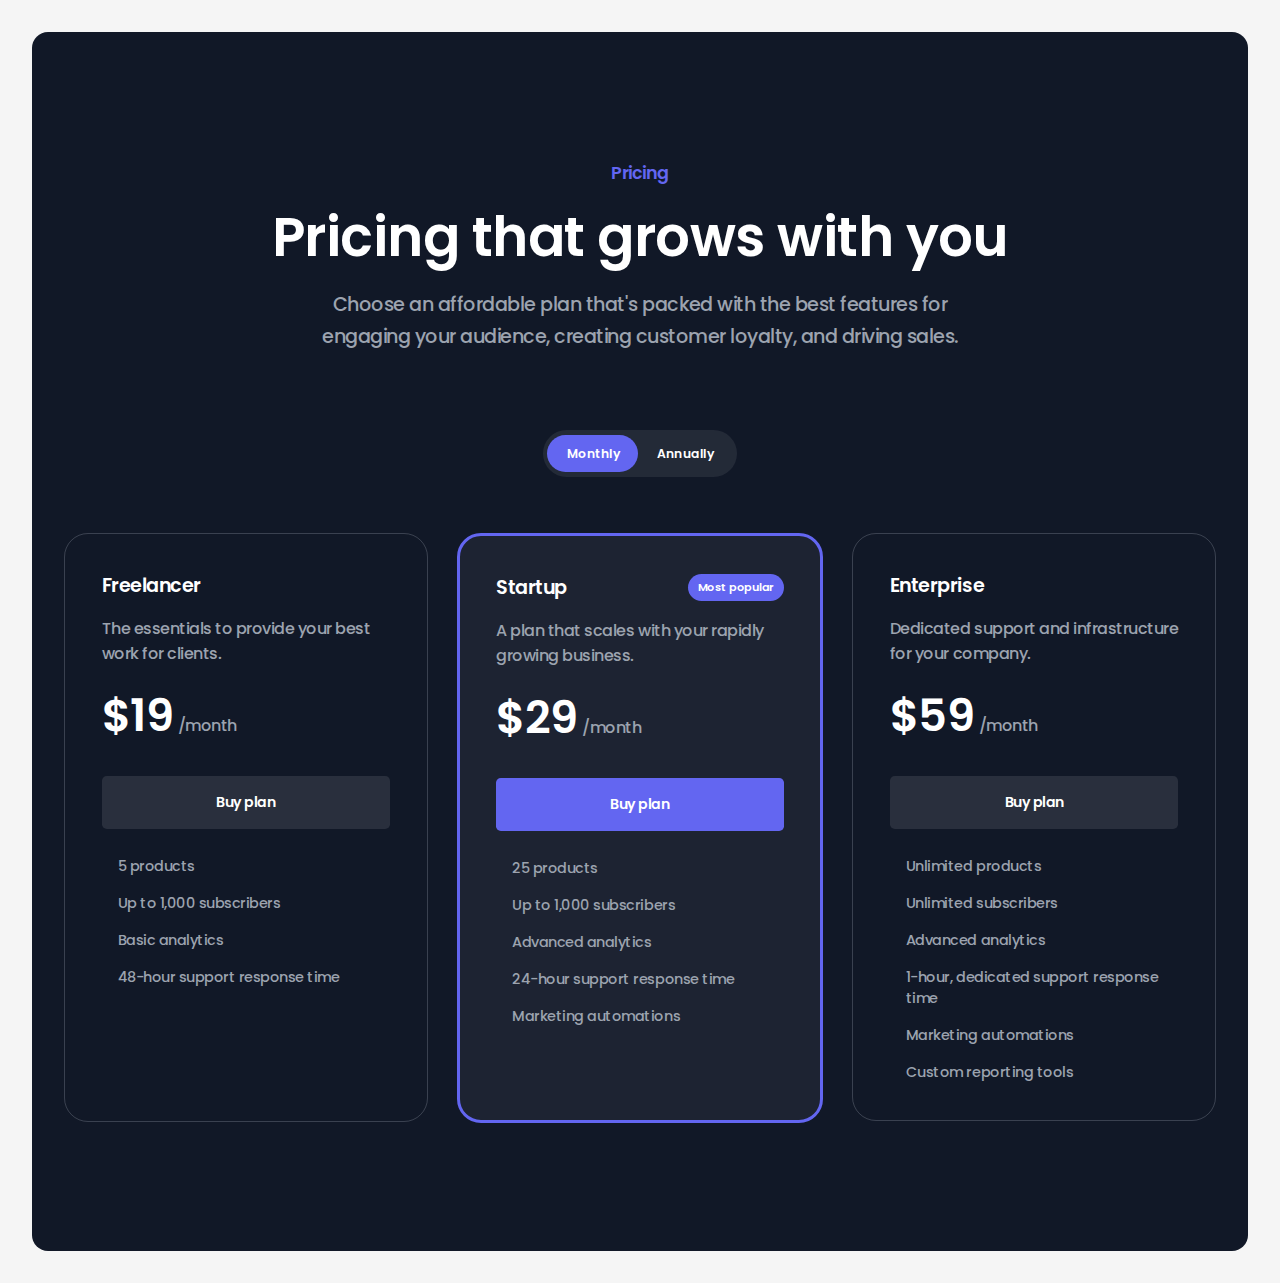
<file: index.html>
<!DOCTYPE html>
<html lang="en">
<head>
    <meta charset="UTF-8">
    <meta name="viewport" content="width=device-width, initial-scale=1.0">
    <title>Tailwind Pricing</title>
    <link rel="stylesheet" href="./index.css">
    <link rel="stylesheet" href="https://cdnjs.cloudflare.com/ajax/libs/font-awesome/6.6.0/css/all.min.css" integrity="sha512-Kc323vGBEqzTmouAECnVceyQqyqdsSiqLQISBL29aUW4U/M7pSPA/gEUZQqv1cwx4OnYxTxve5UMg5GT6L4JJg==" crossorigin="anonymous" referrerpolicy="no-referrer" />
</head>
<body>
    
    <div class="overall-container">
        <div class="pricing-section-container">
            <div class="pricing-container">
                <div class="price-one">
                    <h1>Pricing</h1>
                </div>
                <div class="pricing-cont">
                    <h1>Pricing that grows with you</h1>
                </div>
                <div class="paragraph-pricing-cont">
                    <p>Choose an affordable plan that's packed with the best features for engaging your audience, creating customer loyalty, and driving sales.</p>
                </div>
            </div>
    
            <div class="general-container">
                <div class="monthly-annually-container">
                    <div class="monthly-container">
                        <h1>Monthly</h1>
                    </div>
                    <div class="annually-container">
                        <h1>Annually</h1>
                    </div>
                </div>
    
                <div class="the-outlined-container">
                    <div class="first-outline-container">
                        <div class="freelancer-amount-container">
                            <div class="freelancer-container">
                                <h1>Freelancer</h1>
                            </div>
                            <div class="essentials-container">
                                <p>The essentials to provide your best work for clients.</p>
                            </div>
                            <div class="amount-month-container">
                                <div class="dollar-container">
                                    <h1>$19</h1>
                                </div>
                                <div class="month-container">
                                    <p>/month</p>
                                </div>
                            </div>
                        </div>
    
                        <div class="button-container">
                            <button>Buy plan</button>
                        </div>
    
                        <div class="benefits-container">
                            <div class="products-and-icon-container">
                                <i class="fa-solid fa-check"></i>
                                <p>5 products</p>
                            </div>
                            <div class="subscribers-container">
                                <i class="fa-solid fa-check"></i>
                                <p>Up to 1,000 subscribers</p>
                            </div>
                            <div class="analytics-container">
                                <i class="fa-solid fa-check"></i>
                                <p>Basic analytics</p>
                            </div>
                            <div class="hour-support-container">
                                <i class="fa-solid fa-check"></i>
                                <p>48-hour support response time</p>
                            </div>
                        </div>
                    </div>
    
                    <div class="second-outline-container">
                        <div class="freelancer-amount-container">
                            <div class="startup-popular-container">
                                <div class="startup-container">
                                    <h1>Startup</h1>
                                </div>
                                <div class="popular-container">
                                    <h1>Most popular</h1>
                                </div>
                            </div>
                            <div class="essentials-container">
                                <p>A plan that scales with your rapidly growing business.</p>
                            </div>
                            <div class="amount-month-container">
                                <div class="dollar-container">
                                    <h1>$29</h1>
                                </div>
                                <div class="month-container">
                                    <p>/month</p>
                                </div>
                            </div>
                        </div>
    
                        <div class="button-two-container">
                            <button>Buy plan</button>
                        </div>
    
                        <div class="benefits-container">
                            <div class="products-and-icon-container">
                                <i class="fa-solid fa-check"></i>
                                <p>25 products</p>
                            </div>
                            <div class="subscribers-container">
                                <i class="fa-solid fa-check"></i>
                                <p>Up to 1,000 subscribers</p>
                            </div>
                            <div class="analytics-container">
                                <i class="fa-solid fa-check"></i>
                                <p>Advanced analytics</p>
                            </div>
                            <div class="hour-support-container">
                                <i class="fa-solid fa-check"></i>
                                <p>24-hour support response time</p>
                            </div>
                            <div class="marketing-container">
                                <i class="fa-solid fa-check"></i>
                                <p>Marketing automations</p>
                            </div>
                        </div>    
                    </div>
    
                    <div class="third-outline-container">
                        <div class="freelancer-amount-container">
                            <div class="freelancer-container">
                                <h1>Enterprise</h1>
                            </div>
                            <div class="essentials-container">
                                <p>Dedicated support and infrastructure for your company.</p>
                            </div>
                            <div class="amount-month-container">
                                <div class="dollar-container">
                                    <h1>$59</h1>
                                </div>
                                <div class="month-container">
                                    <p>/month</p>
                                </div>
                            </div>
                        </div>
    
                        <div class="button-container">
                            <button>Buy plan</button>
                        </div>
    
                        <div class="benefits-container">
                            <div class="products-and-icon-container">
                                <i class="fa-solid fa-check"></i>
                                <p>Unlimited products</p>
                            </div>
                            <div class="subscribers-container">
                                <i class="fa-solid fa-check"></i>
                                <p>Unlimited subscribers</p>
                            </div>
                            <div class="analytics-container">
                                <i class="fa-solid fa-check"></i>
                                <p>Advanced analytics</p>
                            </div>
                            <div class="hour-support-container">
                                <i class="fa-solid fa-check"></i>
                                <p>1-hour, dedicated support response time</p>
                            </div>
                            <div class="marketing-container">
                                <i class="fa-solid fa-check"></i>
                                <p>Marketing automations</p>
                            </div>
                            <div class="custom-container">
                                <i class="fa-solid fa-check"></i>
                                <p>Custom reporting tools</p>
                            </div>
                        </div>
                    </div>
                </div>
            </div>
        </div>
    </div>

</body>
</html>
</file>
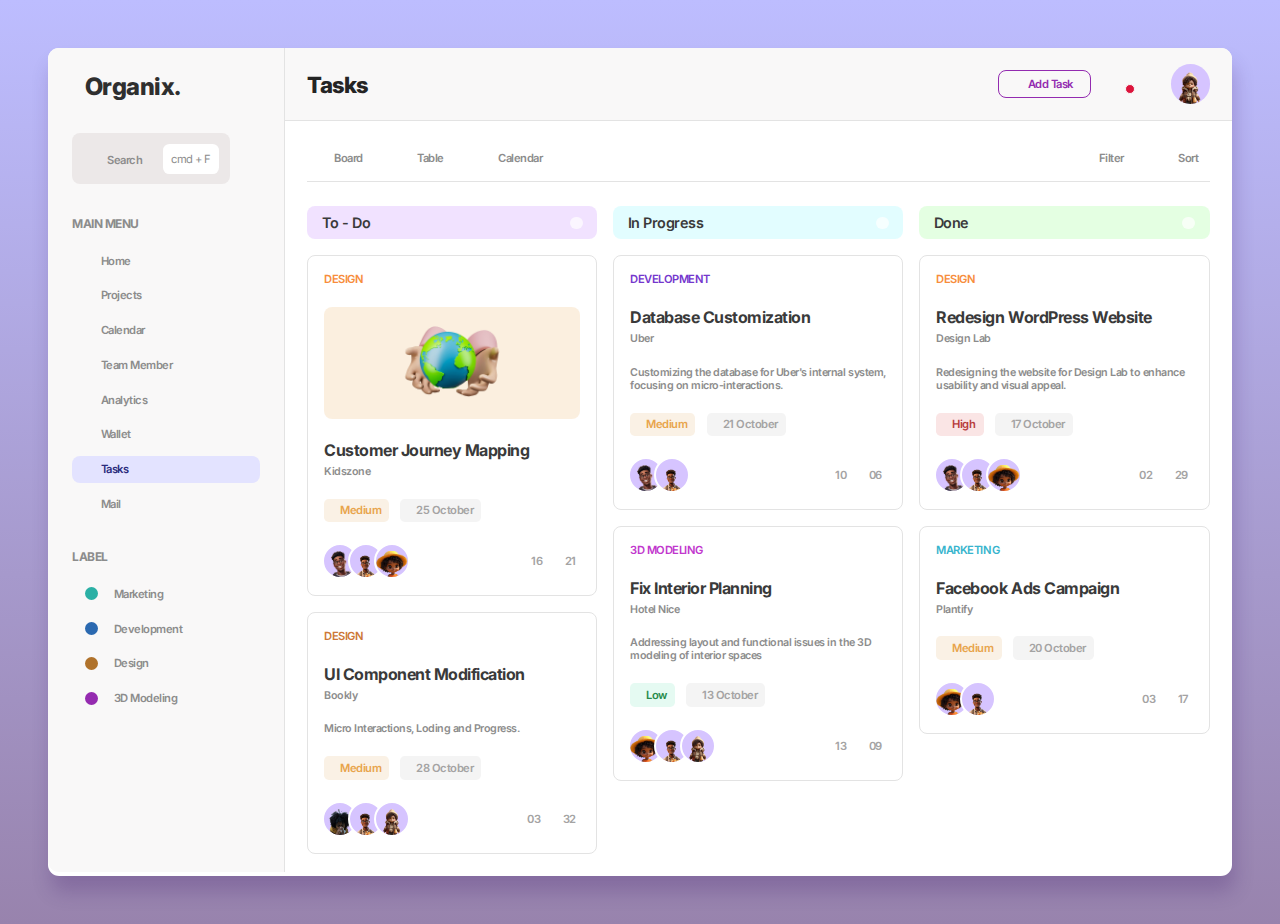
<file: dashboard.html>
<!DOCTYPE html>
<html lang="en">
<head>
    <meta charset="UTF-8">
    <meta name="viewport" content="width=device-width, initial-scale=1.0">
    <title>Task Management System Dashboard</title>
    <link rel="stylesheet" href="./dashboard.css">
    <link rel="stylesheet" href="https://cdnjs.cloudflare.com/ajax/libs/font-awesome/6.7.1/css/all.min.css" integrity="sha512-5Hs3dF2AEPkpNAR7UiOHba+lRSJNeM2ECkwxUIxC1Q/FLycGTbNapWXB4tP889k5T5Ju8fs4b1P5z/iB4nMfSQ==" crossorigin="anonymous" referrerpolicy="no-referrer" />
</head>
<body>
    
    <div class="container-containing-containers">
        <div class="general-container">
            <div class="dashboard-container">
                <div class="sidebar-container">
                    <div class="logo-container">
                        <h1>Organix.</h1>
                    </div>
                    
                    <div class="search-menu-container">
                        <form class="form-search">
                            <div class="search-icon-container">
                                <i class="fa-solid fa-magnifying-glass"></i>
                            </div>
                            <input type="text" placeholder="Search" name="search">
                            <div class="command-f-container">
                                <p>cmd + F</p>
                            </div>
                        </form>
    
                        <div class="main-menu-container">
                            <div class="menu-container">
                                <p>MAIN MENU</p>
                            </div>
                            <div class="menu-list-container">
                                <div class="first-list-container">
                                    <div class="icons-container">
                                        <i class="fa-solid fa-house-crack"></i>
                                    </div>
                                    <div class="words-container">
                                        <p>Home</p>
                                    </div>
                                </div>
                                <div class="first-list-container">
                                    <div class="icons-container">
                                        <i class="fa-solid fa-folder-open"></i>
                                    </div>
                                    <div class="words-container">
                                        <p>Projects</p>
                                    </div>
                                </div>
                                <div class="first-list-container">
                                    <div class="icons-container">
                                        <i class="fa-solid fa-calendar"></i>
                                    </div>
                                    <div class="words-container">
                                        <p>Calendar</p>
                                    </div>
                                </div>
                                <div class="first-list-container">
                                    <div class="icons-container">
                                        <i class="fa-solid fa-user-plus"></i>
                                    </div>
                                    <div class="words-container">
                                        <p>Team Member</p>
                                    </div>
                                </div>
                                <div class="first-list-container">
                                    <div class="icons-container">
                                        <i class="fa-solid fa-chart-pie"></i>
                                    </div>
                                    <div class="words-container">
                                        <p>Analytics</p>
                                    </div>
                                </div>
                                <div class="first-list-container">
                                    <div class="icons-container">
                                        <i class="fa-solid fa-wallet"></i>
                                    </div>
                                    <div class="words-container">
                                        <p>Wallet</p>
                                    </div>
                                </div>
                                <div class="focused-list-container">
                                    <div class="icons-container">
                                        <i class="fa-solid fa-bars-progress"></i>
                                    </div>
                                    <div class="words-container">
                                        <p>Tasks</p>
                                    </div>
                                </div>
                                <div class="first-list-container">
                                    <div class="icons-container">
                                        <i class="fa-solid fa-envelope"></i>
                                    </div>
                                    <div class="words-container">
                                        <p>Mail</p>
                                    </div>
                                </div>
                            </div>
                        </div>
                    </div>
    
                    <div class="label-container-listings">
                        <div class="main-menu-container">
                            <div class="menu-container">
                                <p>LABEL</p>
                            </div>
                            <div class="menu-list-container">
                                <div class="first-list-container">
                                    <div class="container">
                                        
                                    </div>
                                    <div class="words-container">
                                        <p>Marketing</p>
                                    </div>
                                </div>
                                <div class="first-list-container">
                                    <div class="container blue">
                                        
                                    </div>
                                    <div class="words-container">
                                        <p>Development</p>
                                    </div>
                                </div>
                                <div class="first-list-container">
                                    <div class="container orange">
                                        
                                    </div>
                                    <div class="words-container">
                                        <p>Design</p>
                                    </div>
                                </div>
                                <div class="first-list-container">
                                    <div class="container purple">
                                        
                                    </div>
                                    <div class="words-container">
                                        <p>3D Modeling</p>
                                    </div>
                                </div>
                            </div>
                        </div>
                    </div>
                </div>
    
                <div class="content-general-container">
                    <div class="top-bar-container">
                        <div class="task-container">
                            <h1>Tasks</h1>
                        </div>
                        <div class="add-task-profile-notifi-container">
                            <div class="first-list-container outline-here">
                                <div class="icons-container">
                                    <i class="fa-solid fa-plus"></i>
                                </div>
                                <div class="words-container">
                                    <p>Add Task</p>
                                </div>
                            </div>
                            <div class="notification-container">
                                <div class="icons-container cont-bell-notifi">
                                    <i class="fa-solid fa-bell"></i>
                                </div>
                                <div class="badge-container">
    
                                </div>
                            </div>
                            <div class="profile-container">
                                <img src="./images/boy1.png" alt="profile_picture">
                            </div>
                        </div>
                    </div>
    
                    <div class="bottom-conts-container">
                        <div class="upper-part-container">
                            <div class="left-part-container">
                                <div class="xyz-container">
                                    <div class="icons-container">
                                        <i class="fa-solid fa-table-columns"></i>
                                    </div>
                                    <div class="words-container">
                                        <p>Board</p>
                                    </div>
                                </div>
                                <div class="xyz-container">
                                    <div class="icons-container">
                                        <i class="fa-solid fa-table-list"></i>
                                    </div>
                                    <div class="words-container">
                                        <p>Table</p>
                                    </div>
                                </div>
                                <div class="xyz-container">
                                    <div class="icons-container">
                                        <i class="fa-solid fa-calendar"></i>
                                    </div>
                                    <div class="words-container">
                                        <p>Calendar</p>
                                    </div>
                                </div>
                            </div>
                            <div class="right-part-container">
                                <div class="xyz-container">
                                    <div class="icons-container">
                                        <i class="fa-solid fa-filter"></i>
                                    </div>
                                    <div class="words-container">
                                        <p>Filter</p>
                                    </div>
                                </div>
                                <div class="xyz-container">
                                    <div class="icons-container">
                                        <i class="fa-solid fa-arrow-up-wide-short"></i>
                                    </div>
                                    <div class="words-container">
                                        <p>Sort</p>
                                    </div>
                                </div>
                            </div>
                        </div>

                        <div class="lower-part-container">
                            <div class="inner-left-container">
                                <div class="headings-icon-container">
                                    <div class="headings-container">
                                        <p>To - Do</p>
                                    </div>
                                    <div class="plus-icon-container">
                                        <i class="fa-solid fa-plus"></i>
                                    </div>
                                </div>
                                <div class="card-container">
                                    <div class="design-icon-container">
                                        <div class="design-container">
                                            <p>DESIGN</p>
                                        </div>
                                        <div class="three-dots-container">
                                            <i class="fa-solid fa-ellipsis"></i>
                                        </div>
                                    </div>
                                    <div class="img-container-main">
                                        <img src="./images/world.png" alt="dashboard image">
                                    </div>
                                    <div class="customer-journey-kidz-container">
                                        <div class="customer-word-container">
                                            <p>Customer Journey Mapping</p>
                                        </div>
                                        <div class="kidz-container">
                                            <p>Kidszone</p>
                                        </div>
                                    </div>
                                    <div class="medium-date-container">
                                        <div class="medium-list-container">
                                            <div class="icons-container changed-icon-container">
                                                <i class="fa-solid fa-flag"></i>
                                            </div>
                                            <div class="words-container changed-word-container">
                                                <p>Medium</p>
                                            </div>
                                        </div>
                                        <div class="medium-list-container october-container">
                                            <div class="icons-container october-icon-container">
                                                <i class="fa-solid fa-clock"></i>
                                            </div>
                                            <div class="words-container october-word-container">
                                                <p>25 October</p>
                                            </div>
                                        </div>
                                    </div>
                                    <div class="avatars-numbers-icons-container">
                                        <div class="avatar-stacked-container">
                                            <div class="user-container">
                                                <img src="./images/boyy.png" alt="users_picture">
                                            </div>
                                            <div class="user-container">
                                                <img src="./images/boyy2.png" alt="users_picture">
                                            </div>
                                            <div class="user-container">
                                                <img src="./images/boy3.png" alt="users_picture">
                                            </div>
                                        </div>
                                        <div class="numbers-icons-container">
                                            <div class="links-container">
                                                <div class="icons-container october-icon-container">
                                                    <i class="fa-solid fa-link"></i>
                                                </div>
                                                <div class="words-container october-word-container">
                                                    <p>16</p>
                                                </div>
                                            </div>
                                            <div class="links-container">
                                                <div class="icons-container october-icon-container">
                                                    <i class="fa-solid fa-comment-dots"></i>
                                                </div>
                                                <div class="words-container october-word-container">
                                                    <p>21</p>
                                                </div>
                                            </div>
                                        </div>
                                    </div>
                                </div>
                                <div class="card-container">
                                    <div class="design-icon-container">
                                        <div class="design-container color-one">
                                            <p>DESIGN</p>
                                        </div>
                                        <div class="three-dots-container">
                                            <i class="fa-solid fa-ellipsis"></i>
                                        </div>
                                    </div>
                                    <!-- <div class="img-container-main">
                                        <img src="./images/world.png" alt="dashboard image">
                                    </div> -->
                                    <div class="customer-journey-kidz-container">
                                        <div class="customer-word-container">
                                            <p>UI Component Modification</p>
                                        </div>
                                        <div class="kidz-container">
                                            <p>Bookly</p>
                                        </div>
                                    </div>
                                    <div class="kidz-container">
                                        <p>Micro Interactions, Loding and Progress.</p>
                                    </div>
                                    <div class="medium-date-container">
                                        <div class="medium-list-container">
                                            <div class="icons-container changed-icon-container">
                                                <i class="fa-solid fa-flag"></i>
                                            </div>
                                            <div class="words-container changed-word-container">
                                                <p>Medium</p>
                                            </div>
                                        </div>
                                        <div class="medium-list-container october-container">
                                            <div class="icons-container october-icon-container">
                                                <i class="fa-solid fa-clock"></i>
                                            </div>
                                            <div class="words-container october-word-container">
                                                <p>28 October</p>
                                            </div>
                                        </div>
                                    </div>
                                    <div class="avatars-numbers-icons-container">
                                        <div class="avatar-stacked-container">
                                            <div class="user-container">
                                                <img src="./images/girl2.png" alt="users_picture">
                                            </div>
                                            <div class="user-container">
                                                <img src="./images/boyy2.png" alt="users_picture">
                                            </div>
                                            <div class="user-container">
                                                <img src="./images/boy1.png" alt="users_picture">
                                            </div>
                                        </div>
                                        <div class="numbers-icons-container">
                                            <div class="links-container">
                                                <div class="icons-container october-icon-container">
                                                    <i class="fa-solid fa-link"></i>
                                                </div>
                                                <div class="words-container october-word-container">
                                                    <p>03</p>
                                                </div>
                                            </div>
                                            <div class="links-container">
                                                <div class="icons-container october-icon-container">
                                                    <i class="fa-solid fa-comment-dots"></i>
                                                </div>
                                                <div class="words-container october-word-container">
                                                    <p>32</p>
                                                </div>
                                            </div>
                                        </div>
                                    </div>
                                </div>
                            </div>

                            <div class="inner-left-container">
                                <div class="headings-icon-container color-header">
                                    <div class="headings-container">
                                        <p>In Progress</p>
                                    </div>
                                    <div class="plus-icon-container">
                                        <i class="fa-solid fa-plus"></i>
                                    </div>
                                </div>
                                <div class="card-container">
                                    <div class="design-icon-container">
                                        <div class="design-container color-two">
                                            <p>DEVELOPMENT</p>
                                        </div>
                                        <div class="three-dots-container">
                                            <i class="fa-solid fa-ellipsis"></i>
                                        </div>
                                    </div>
                                    <!-- <div class="img-container-main">
                                        <img src="./images/world.png" alt="dashboard image">
                                    </div> -->
                                    <div class="customer-journey-kidz-container">
                                        <div class="customer-word-container">
                                            <p>Database Customization</p>
                                        </div>
                                        <div class="kidz-container">
                                            <p>Uber</p>
                                        </div>
                                    </div>
                                    <div class="kidz-container">
                                        <p>Customizing the database for Uber's internal system, focusing on micro-interactions.</p>
                                    </div>
                                    <div class="medium-date-container">
                                        <div class="medium-list-container">
                                            <div class="icons-container changed-icon-container">
                                                <i class="fa-solid fa-flag"></i>
                                            </div>
                                            <div class="words-container changed-word-container">
                                                <p>Medium</p>
                                            </div>
                                        </div>
                                        <div class="medium-list-container october-container">
                                            <div class="icons-container october-icon-container">
                                                <i class="fa-solid fa-clock"></i>
                                            </div>
                                            <div class="words-container october-word-container">
                                                <p>21 October</p>
                                            </div>
                                        </div>
                                    </div>
                                    <div class="avatars-numbers-icons-container">
                                        <div class="avatar-stacked-container">
                                            <div class="user-container">
                                                <img src="./images/boyy.png" alt="users_picture">
                                            </div>
                                            <div class="user-container">
                                                <img src="./images/boyy2.png" alt="users_picture">
                                            </div>
                                            <!-- <div class="user-container">
                                                <img src="./images/boy3.png" alt="users_picture">
                                            </div> -->
                                        </div>
                                        <div class="numbers-icons-container">
                                            <div class="links-container">
                                                <div class="icons-container october-icon-container">
                                                    <i class="fa-solid fa-link"></i>
                                                </div>
                                                <div class="words-container october-word-container">
                                                    <p>10</p>
                                                </div>
                                            </div>
                                            <div class="links-container">
                                                <div class="icons-container october-icon-container">
                                                    <i class="fa-solid fa-comment-dots"></i>
                                                </div>
                                                <div class="words-container october-word-container">
                                                    <p>06</p>
                                                </div>
                                            </div>
                                        </div>
                                    </div>
                                </div>
                                <div class="card-container">
                                    <div class="design-icon-container">
                                        <div class="design-container color-three">
                                            <p>3D MODELING</p>
                                        </div>
                                        <div class="three-dots-container">
                                            <i class="fa-solid fa-ellipsis"></i>
                                        </div>
                                    </div>
                                    <!-- <div class="img-container-main">
                                        <img src="./images/world.png" alt="dashboard image">
                                    </div> -->
                                    <div class="customer-journey-kidz-container">
                                        <div class="customer-word-container">
                                            <p>Fix Interior Planning</p>
                                        </div>
                                        <div class="kidz-container">
                                            <p>Hotel Nice</p>
                                        </div>
                                    </div>
                                    <div class="kidz-container">
                                        <p>Addressing layout and functional issues in the 3D modeling of interior spaces</p>
                                    </div>
                                    <div class="medium-date-container">
                                        <div class="medium-list-low-container">
                                            <div class="icons-container changed-icon-color-container">
                                                <i class="fa-solid fa-flag"></i>
                                            </div>
                                            <div class="words-container changed-color-container">
                                                <p>Low</p>
                                            </div>
                                        </div>
                                        <div class="medium-list-container october-container">
                                            <div class="icons-container october-icon-container">
                                                <i class="fa-solid fa-clock"></i>
                                            </div>
                                            <div class="words-container october-word-container">
                                                <p>13 October</p>
                                            </div>
                                        </div>
                                    </div>
                                    <div class="avatars-numbers-icons-container">
                                        <div class="avatar-stacked-container">
                                            <div class="user-container">
                                                <img src="./images/boy3.png" alt="users_picture">
                                            </div>
                                            <div class="user-container">
                                                <img src="./images/boyy2.png" alt="users_picture">
                                            </div>
                                            <div class="user-container">
                                                <img src="./images/boy1.png" alt="users_picture">
                                            </div>
                                        </div>
                                        <div class="numbers-icons-container">
                                            <div class="links-container">
                                                <div class="icons-container october-icon-container">
                                                    <i class="fa-solid fa-link"></i>
                                                </div>
                                                <div class="words-container october-word-container">
                                                    <p>13</p>
                                                </div>
                                            </div>
                                            <div class="links-container">
                                                <div class="icons-container october-icon-container">
                                                    <i class="fa-solid fa-comment-dots"></i>
                                                </div>
                                                <div class="words-container october-word-container">
                                                    <p>09</p>
                                                </div>
                                            </div>
                                        </div>
                                    </div>
                                </div>
                            </div>

                            <div class="inner-left-container">
                                <div class="headings-icon-container color-headerss">
                                    <div class="headings-container">
                                        <p>Done</p>
                                    </div>
                                    <div class="plus-icon-container">
                                        <i class="fa-solid fa-plus"></i>
                                    </div>
                                </div>
                                <div class="card-container">
                                    <div class="design-icon-container">
                                        <div class="design-container">
                                            <p>DESIGN</p>
                                        </div>
                                        <div class="three-dots-container">
                                            <i class="fa-solid fa-ellipsis"></i>
                                        </div>
                                    </div>
                                    <!-- <div class="img-container-main">
                                        <img src="./images/world.png" alt="dashboard image">
                                    </div> -->
                                    <div class="customer-journey-kidz-container">
                                        <div class="customer-word-container">
                                            <p>Redesign WordPress Website</p>
                                        </div>
                                        <div class="kidz-container">
                                            <p>Design Lab</p>
                                        </div>
                                    </div>
                                    <div class="kidz-container">
                                        <p>Redesigning the website for Design Lab to enhance usability and visual appeal.</p>
                                    </div>
                                    <div class="medium-date-container">
                                        <div class="medium-list-high-container">
                                            <div class="icons-container changed-icon-colorr-container">
                                                <i class="fa-solid fa-flag"></i>
                                            </div>
                                            <div class="words-container changed-word-colorr-container">
                                                <p>High</p>
                                            </div>
                                        </div>
                                        <div class="medium-list-container october-container">
                                            <div class="icons-container october-icon-container">
                                                <i class="fa-solid fa-clock"></i>
                                            </div>
                                            <div class="words-container october-word-container">
                                                <p>17 October</p>
                                            </div>
                                        </div>
                                    </div>
                                    <div class="avatars-numbers-icons-container">
                                        <div class="avatar-stacked-container">
                                            <div class="user-container">
                                                <img src="./images/boyy.png" alt="users_picture">
                                            </div>
                                            <div class="user-container">
                                                <img src="./images/boyy2.png" alt="users_picture">
                                            </div>
                                            <div class="user-container">
                                                <img src="./images/boy3.png" alt="users_picture">
                                            </div>
                                        </div>
                                        <div class="numbers-icons-container">
                                            <div class="links-container">
                                                <div class="icons-container october-icon-container">
                                                    <i class="fa-solid fa-link"></i>
                                                </div>
                                                <div class="words-container october-word-container">
                                                    <p>02</p>
                                                </div>
                                            </div>
                                            <div class="links-container">
                                                <div class="icons-container october-icon-container">
                                                    <i class="fa-solid fa-comment-dots"></i>
                                                </div>
                                                <div class="words-container october-word-container">
                                                    <p>29</p>
                                                </div>
                                            </div>
                                        </div>
                                    </div>
                                </div>
                                <div class="card-container">
                                    <div class="design-icon-container">
                                        <div class="design-container color-four">
                                            <p>MARKETING</p>
                                        </div>
                                        <div class="three-dots-container">
                                            <i class="fa-solid fa-ellipsis"></i>
                                        </div>
                                    </div>
                                    <!-- <div class="img-container-main">
                                        <img src="./images/world.png" alt="dashboard image">
                                    </div> -->
                                    <div class="customer-journey-kidz-container">
                                        <div class="customer-word-container">
                                            <p>Facebook Ads Campaign</p>
                                        </div>
                                        <div class="kidz-container">
                                            <p>Plantify</p>
                                        </div>
                                    </div>
                                    <div class="medium-date-container">
                                        <div class="medium-list-container">
                                            <div class="icons-container changed-icon-container">
                                                <i class="fa-solid fa-flag"></i>
                                            </div>
                                            <div class="words-container changed-word-container">
                                                <p>Medium</p>
                                            </div>
                                        </div>
                                        <div class="medium-list-container october-container">
                                            <div class="icons-container october-icon-container">
                                                <i class="fa-solid fa-clock"></i>
                                            </div>
                                            <div class="words-container october-word-container">
                                                <p>20 October</p>
                                            </div>
                                        </div>
                                    </div>
                                    <div class="avatars-numbers-icons-container">
                                        <div class="avatar-stacked-container">
                                            <div class="user-container">
                                                <img src="./images/boy3.png" alt="users_picture">
                                            </div>
                                            <div class="user-container">
                                                <img src="./images/boyy2.png" alt="users_picture">
                                            </div>
                                            <!-- <div class="user-container">
                                                <img src="./images/boy1.png" alt="users_picture">
                                            </div> -->
                                        </div>
                                        <div class="numbers-icons-container">
                                            <div class="links-container">
                                                <div class="icons-container october-icon-container">
                                                    <i class="fa-solid fa-link"></i>
                                                </div>
                                                <div class="words-container october-word-container">
                                                    <p>03</p>
                                                </div>
                                            </div>
                                            <div class="links-container">
                                                <div class="icons-container october-icon-container">
                                                    <i class="fa-solid fa-comment-dots"></i>
                                                </div>
                                                <div class="words-container october-word-container">
                                                    <p>17</p>
                                                </div>
                                            </div>
                                        </div>
                                    </div>
                                </div>
                            </div>
                        </div>
                    </div>
                </div>
            </div>
        </div>
    </div>

</body>
</html>
</file>
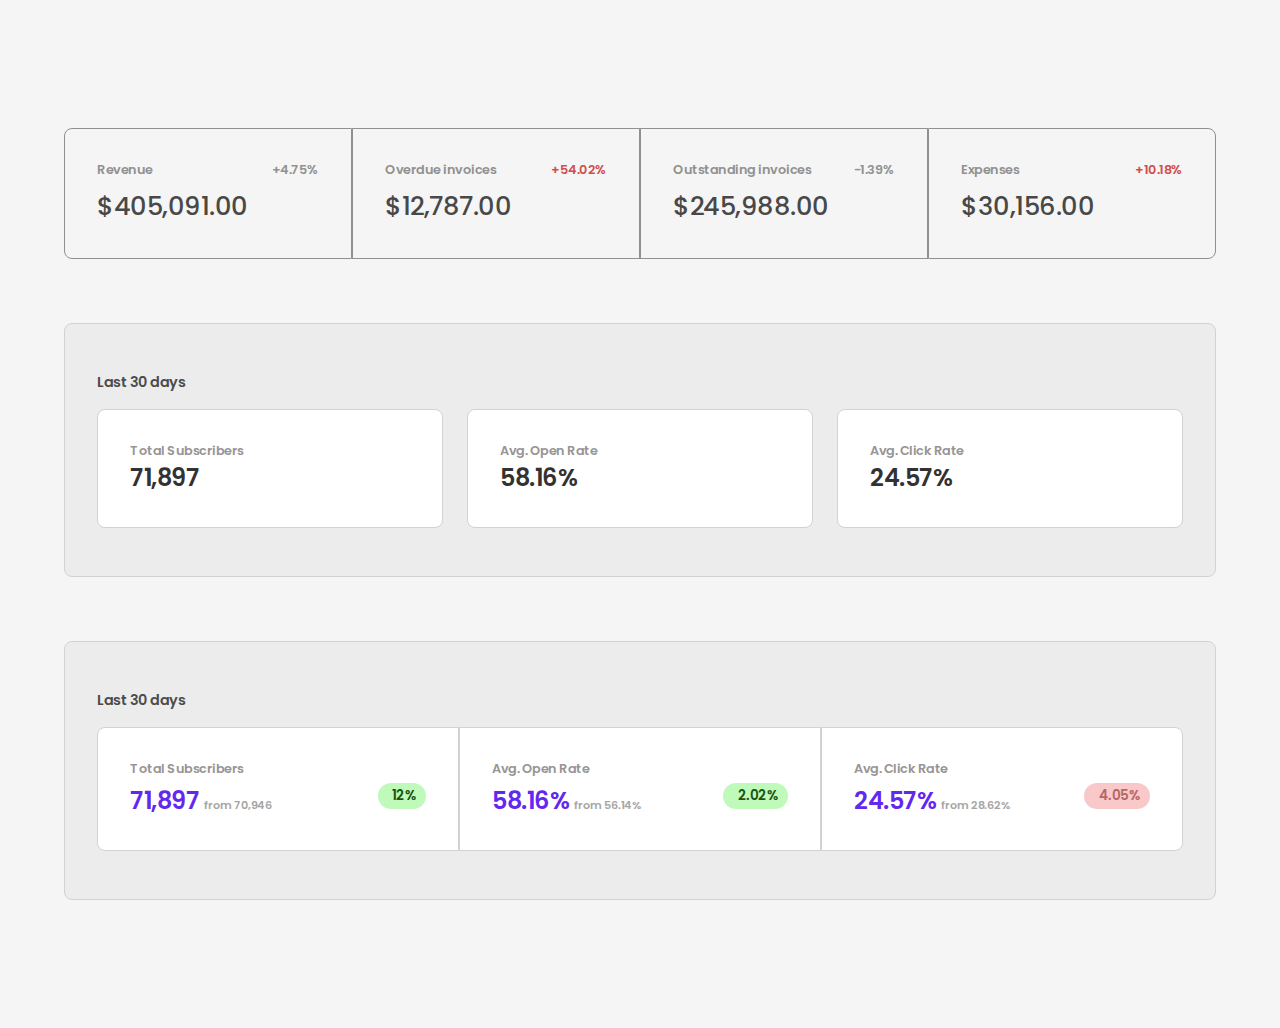
<file: dev.html>
<!DOCTYPE html>
<html lang="en">
<head>
    <meta charset="UTF-8">
    <meta name="viewport" content="width=device-width, initial-scale=1.0">
    <title>Task Three</title>
    <link rel="stylesheet" href="./style.css">
    <link rel="stylesheet" href="https://cdnjs.cloudflare.com/ajax/libs/font-awesome/6.6.0/css/all.min.css" integrity="sha512-Kc323vGBEqzTmouAECnVceyQqyqdsSiqLQISBL29aUW4U/M7pSPA/gEUZQqv1cwx4OnYxTxve5UMg5GT6L4JJg==" crossorigin="anonymous" referrerpolicy="no-referrer" />
</head>
<body>
    
   <div class="container-section">

            <!-- 1st sample -->

        <div class="outline-container">
            <div class="first-container">
                <div class="upper-container">
                    <h1 class="revenue">Revenue</h1>
                    <h1 class="percent">+4.75%</h1>
                </div>

                <div class="lower-container">
                    <h1 class="money">$405,091.00</h1>
                </div>
            </div>

            <div class="second-container">
                <div class="upper-container">
                    <h1 class="revenue">Overdue invoices</h1>
                    <h1 class="percentg">+54.02%</h1>
                </div>

                <div class="lower-container">
                    <h1 class="money">$12,787.00</h1>
                </div>
            </div>

            <div class="third-container">
                <div class="upper-container">
                    <h1 class="revenue">Outstanding invoices</h1>
                    <h1 class="percent">-1.39%</h1>
                </div>

                <div class="lower-container">
                    <h1 class="money">$245,988.00</h1>
                </div>
            </div>

            <div class="fourth-container">
                <div class="upper-container">
                    <h1 class="revenue">Expenses</h1>
                    <h1 class="percenta">+10.18%</h1>
                </div>

                <div class="lower-container">
                    <h1 class="money">$30,156.00</h1>
                </div>
            </div>
        </div>

            <!-- 2nd sample -->

        <div class="outer-section-container">
            <div class="days">
                <h1 class="last">Last 30 days</h1>
            </div>

            <div class="joint-three-containers">
                <div class="one-container">
                    <h1 class="total">Total Subscribers</h1>
                    <h1 class="numbers">71,897</h1>
                </div>

                <div class="two-container">
                    <h1 class="total">Avg. Open Rate</h1>
                    <h1 class="numbers">58.16%</h1>
                </div>

                <div class="three-container">
                    <h1 class="total">Avg. Click Rate</h1>
                    <h1 class="numbers">24.57%</h1>
                </div>
            </div>
        </div>

            <!-- 3rd sample -->

        <div class="container-outside">
            <div class="days">
                <h1 class="last">Last 30 days</h1>
            </div>

            <div class="off-white-containers">
                <div class="fest-container">
                    <div class="subscribers-container">
                        <h1 class="total">Total Subscribers</h1>
                    </div>

                    <div class="number-percentage-container">
                        <div class="numbre-containers">
                            <h1 class="numbers-color">71,897</h1>
                            <h1 class="numbers-col">from 70,946</h1>
                        </div>

                        <div class="icon-percentage-containers">
                            <i class="fa-solid fa-arrow-up"></i>
                            <h1 class="numbers-cols">12%</h1>
                        </div>
                    </div>
                </div>

                <div class="sekond-container">
                    <div class="subscribers-container">
                        <h1 class="total">Avg. Open Rate</h1>
                    </div>

                    <div class="number-percentage-container">
                        <div class="numbre-containers">
                            <h1 class="numbers-color">58.16%</h1>
                            <h1 class="numbers-col">from 56.14%</h1>
                        </div>

                        <div class="icon-percentage-containers">
                            <i class="fa-solid fa-arrow-up"></i>
                            <h1 class="numbers-cols">2.02%</h1>
                        </div>
                    </div>                    
                </div>

                <div class="tord-container">
                    <div class="subscribers-container">
                        <h1 class="total">Avg. Click Rate</h1>
                    </div>

                    <div class="number-percentage-container">
                        <div class="numbre-containers">
                            <h1 class="numbers-color">24.57%</h1>
                            <h1 class="numbers-col">from 28.62%</h1>
                        </div>

                        <div class="icon-percentage-container">
                            <i class="fa-solid fa-arrow-down"></i>
                            <h1 class="numbers-colss">4.05%</h1>
                        </div>
                    </div>                    
                </div>
            </div>
        </div>
   </div>

</body>
</html>
</file>
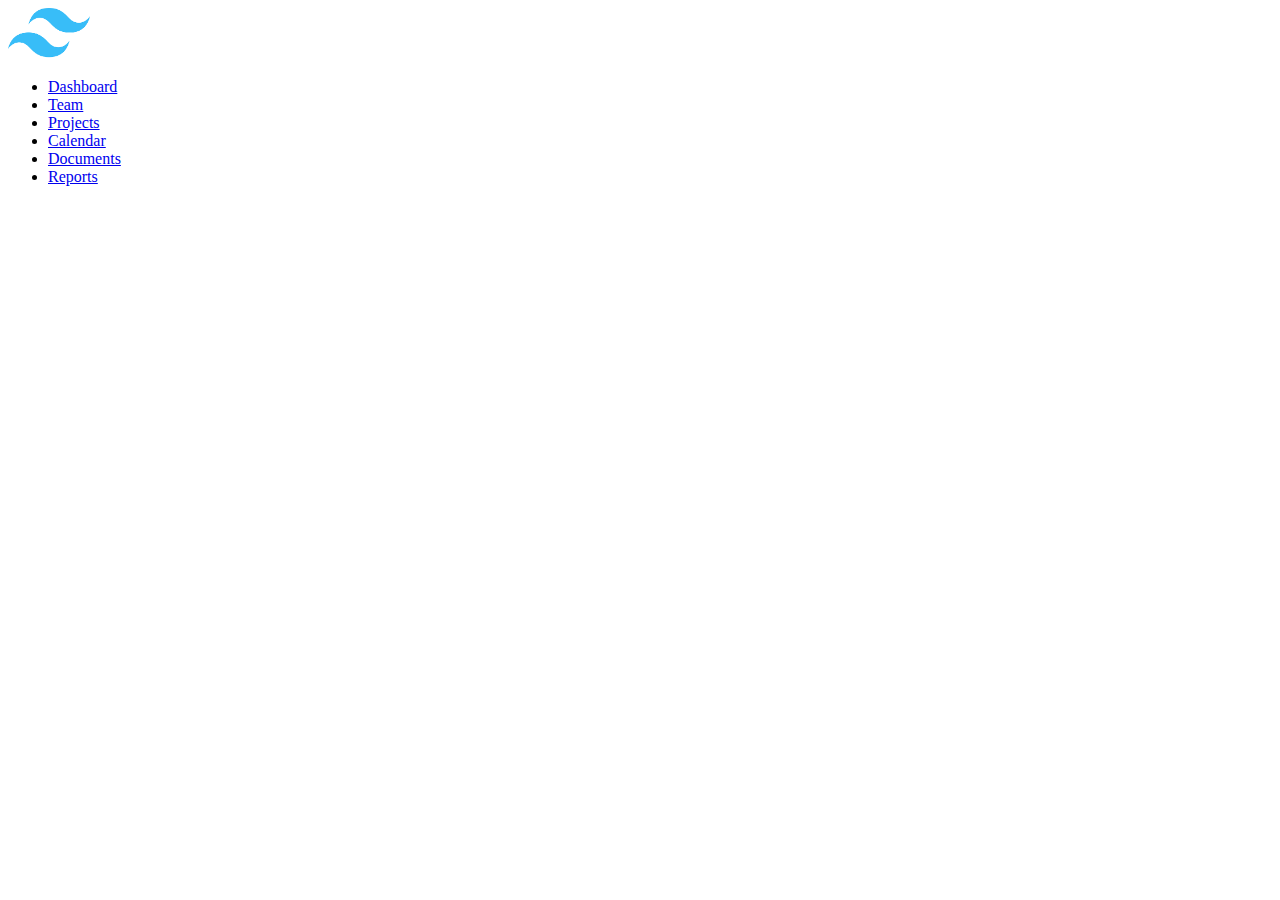
<file: task.html>
<!DOCTYPE html>
<html lang="en">
<head>
    <meta charset="UTF-8">
    <meta name="viewport" content="width=device-width, initial-scale=1.0">
    <title>Tailwind Container Task</title>
    <link rel="stylesheet" href="https://cdnjs.cloudflare.com/ajax/libs/font-awesome/6.6.0/css/all.min.css" integrity="sha512-Kc323vGBEqzTmouAECnVceyQqyqdsSiqLQISBL29aUW4U/M7pSPA/gEUZQqv1cwx4OnYxTxve5UMg5GT6L4JJg==" crossorigin="anonymous" referrerpolicy="no-referrer" />
</head>
<body>

    <div>
        <div> 
            <img src="./tailwindui.png" height="50" alt="Tailwindui Logo" title="Tailwindui logo">
        </div>

        <div>
            <ul>
                <li>
                    <div>
                        <div>
                            <i class="fa-solid fa-house"></i>
                        </div>
                        <a href="#">Dashboard</a>
                    </div>
                </li>
                <li>
                    <div>
                        <div>
                            <i class="fa-solid fa-user-plus"></i>
                        </div>
                        <a href="#">Team</a>
                    </div>
                </li>
                <li>
                    <div>
                        <div>
                            <i class="fa-solid fa-folder"></i>
                        </div>
                        <a href="#">Projects</a>
                    </div>
                </li>
               <li>
                    <div>
                        <div>
                            <i class="fa-solid fa-calendar"></i>
                        </div>
                        <a href="#">Calendar</a>
                    </div>
               </li>
                <li>
                    <div>
                        <div>
                            <i class="fa-solid fa-file"></i>
                        </div>
                        <a href="#">Documents</a>
                    </div>
                </li>
                <li>
                    <div>
                        <div>
                            <i class="fa-solid fa-chart-pie"></i>
                        </div>
                        <a href="#">Reports</a>
                    </div>
                </li>
            </ul>
        </div>
    </div>

</body>
</html>
</file>
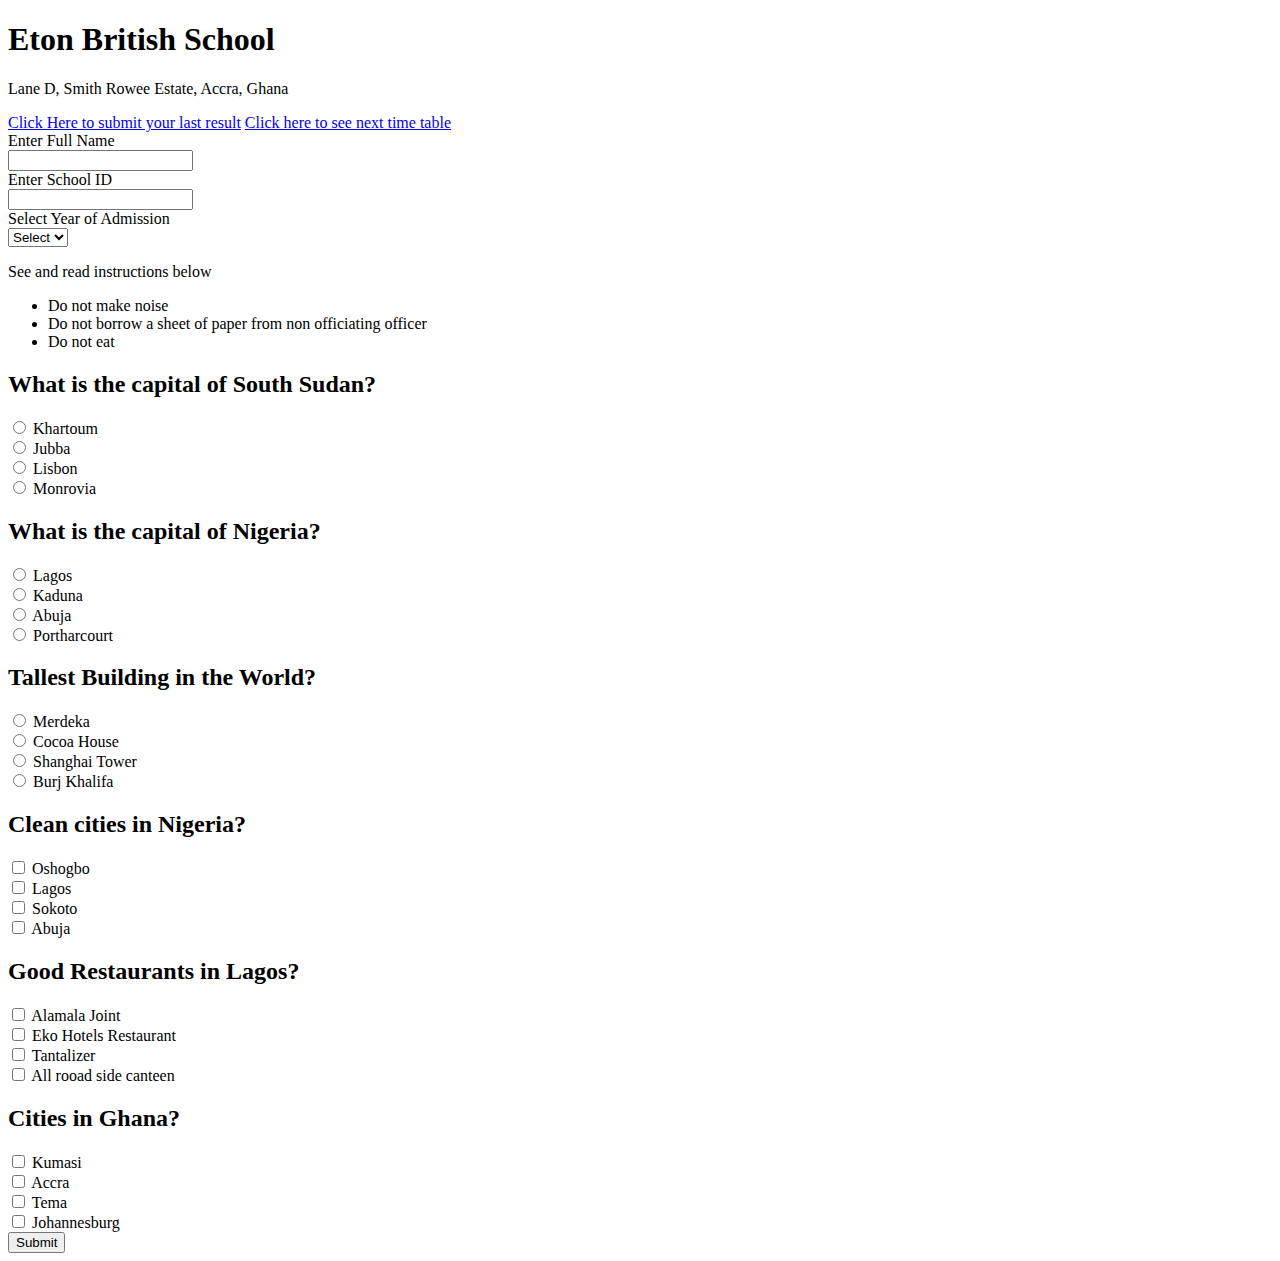
<file: task2.html>
<!DOCTYPE html>
<html lang="en">
<head>
    <meta charset="UTF-8">
    <meta name="viewport" content="width=device-width, initial-scale=1.0">
    <title>School CBT</title>
</head>
<body>
    
    <div>
        <h1>Eton British School</h1>
        <p>Lane D, Smith Rowee Estate, Accra, Ghana</p>
    </div>

    <div>
        <a href="#">Click Here to submit your last result</a>
        <a href="#">Click here to see next time table</a>
    </div>
            <!-- i might break this anytime<br> -->
    <div>
        <form>

            <div>
                <label for="fullname">Enter Full Name</label>
                <div>
                    <input type="text" id="fullname" name="fullName">
                </div>
            </div>

            <div>
                <label for="schoolId">Enter School ID</label>
                <div>
                    <input type="text" id="schoolId" name="schoolIdentity">
                </div>
            </div>

            <div>
                <label for="yearOfAdmission">Select Year of Admission</label>
                <div>
                    <select name="yearOfAdmission" id="yearOfAdmission">
                        <option value="#">Select</option>
                        <option value="2018">2018</option>
                        <option value="2019">2019</option>
                        <option value="2020">2020</option>
                        <option value="2021">2021</option>
                        <option value="2022">2022</option>
                        <option value="2023">2023</option>
                        <option value="2024">2024</option>
                    </select>
                </div>
             </div>

            <div>
                <p>See and read instructions below</p>
                <ul>
                    <li>Do not make noise</li>
                    <li>Do not borrow a sheet of paper from non officiating officer</li>
                    <li>Do not eat</li>
                </ul>
            </div>

            <div>  
                <h2> What is the capital of South Sudan?</h2>
                <div>
                    <input type="radio" id="khartoum" name="capitalOfSouthSudan" value="khartoum">
                    <label for="khartoum">Khartoum</label>
                </div>

                <div>
                    <input type="radio" id="jubba" name="capitalOfSouthSudan" value="jubba">
                    <label for="jubba">Jubba</label>
                </div>

                <div>
                    <input type="radio" id="lisbon" name="capitalOfSouthSudan" value="lisbon">
                    <label for="lisbon">Lisbon</label>
                </div>

                <div>
                    <input type="radio" id="monrovia" name="capitalOfSouthSudan" value="monrovia">
                    <label for="monrovia">Monrovia</label>
                </div>
            </div>

            <div>  
                <h2> What is the capital of Nigeria?</h2>
                <div>
                    <input type="radio" id="lagos" name="capitalOfNigeria" value="lagos">
                    <label for="lagos">Lagos</label>
                </div>

                <div>
                    <input type="radio" id="kd" name="capitalOfNigeria" value="Kaduna">
                    <label for="kd">Kaduna</label>
                </div>

                <div>
                    <input type="radio" id="abj" name="capitalOfNigeria" value="abuja">
                    <label for="abj">Abuja</label>
                </div>

                <div>
                    <input type="radio" id="ph" name="capitalOfNigeria" value="portharcourt">
                    <label for="ph">Portharcourt</label>
                </div>
            </div>

            <div>  
                <h2>Tallest Building in the World?</h2>
                <div>
                    <input type="radio" id="mer" name="tallestBuilding" value="merdeka">
                    <label for="mer">Merdeka</label>
                </div>

                <div>
                    <input type="radio" id="ch" name="tallestBuilding" value="cocoaHouse">
                    <label for="ch">Cocoa House</label>
                </div>

                <div>
                    <input type="radio" id="sht" name="tallestBuilding" value="shanghaiTower">
                    <label for="sht">Shanghai Tower</label>
                </div>

                <div>
                    <input type="radio" id="bk" name="tallestBuilding" value="burjKhalifa">
                    <label for="bk">Burj Khalifa</label>
                </div>
            </div>

            <div>  
                <h2>Clean cities in Nigeria?</h2>
                <div>
                    <input type="checkbox" id="osun" name="cleanCity" value="Oshogbo">
                    <label for="osun">Oshogbo</label>
                </div>

                <div>
                    <input type="checkbox" id="lag" name="cleanCity" value="lagos">
                    <label for="lag">Lagos</label>
                </div>

                <div>
                    <input type="checkbox" id="skt" name="cleanCity" value="sokoto">
                    <label for="skt">Sokoto</label>
                </div>

                <div>
                    <input type="checkbox" id="abj" name="cleanCity" value="abuja">
                    <label for="abj">Abuja</label>
                </div>
            </div>

            <div>  
                <h2>Good Restaurants in Lagos?</h2>
                <div>
                    <input type="checkbox" id="alj" name="goodRestaurant" value="alamalaJoint">
                    <label for="alj">Alamala Joint</label>
                </div>

                <div>
                    <input type="checkbox" id="ehr" name="goodRestaurant" value="ekoHotels">
                    <label for="ehr">Eko Hotels Restaurant</label>
                </div>

                <div>
                    <input type="checkbox" id="tanta" name="goodRestaurant" value="tantalizer">
                    <label for="tanta">Tantalizer</label>
                </div>

                <div>
                    <input type="checkbox" id="arsc" name="goodRestaurant" value="roadCanteen">
                    <label for="arsc">All rooad side canteen</label>
                </div>
            </div>

            <div>  
                <h2>Cities in Ghana?</h2>
                <div>
                    <input type="checkbox" id="kumasi" name="ghanaCities" value="kumasi">
                    <label for="kumasi">Kumasi</label>
                </div>

                <div>
                    <input type="checkbox" id="accra" name="ghanaCities" value="accra">
                    <label for="accra">Accra</label>
                </div>

                <div>
                    <input type="checkbox" id="tema" name="ghanaCities" value="tema">
                    <label for="tema">Tema</label>
                </div>

                <div>
                    <input type="checkbox" id="jo" name="ghanaCities" value="johannesburg">
                    <label for="jo">Johannesburg</label>
                </div>
            </div>

            <div>
                <button>Submit</button>
            </div>
        </form>
    </div>


</body>
</html>
</file>
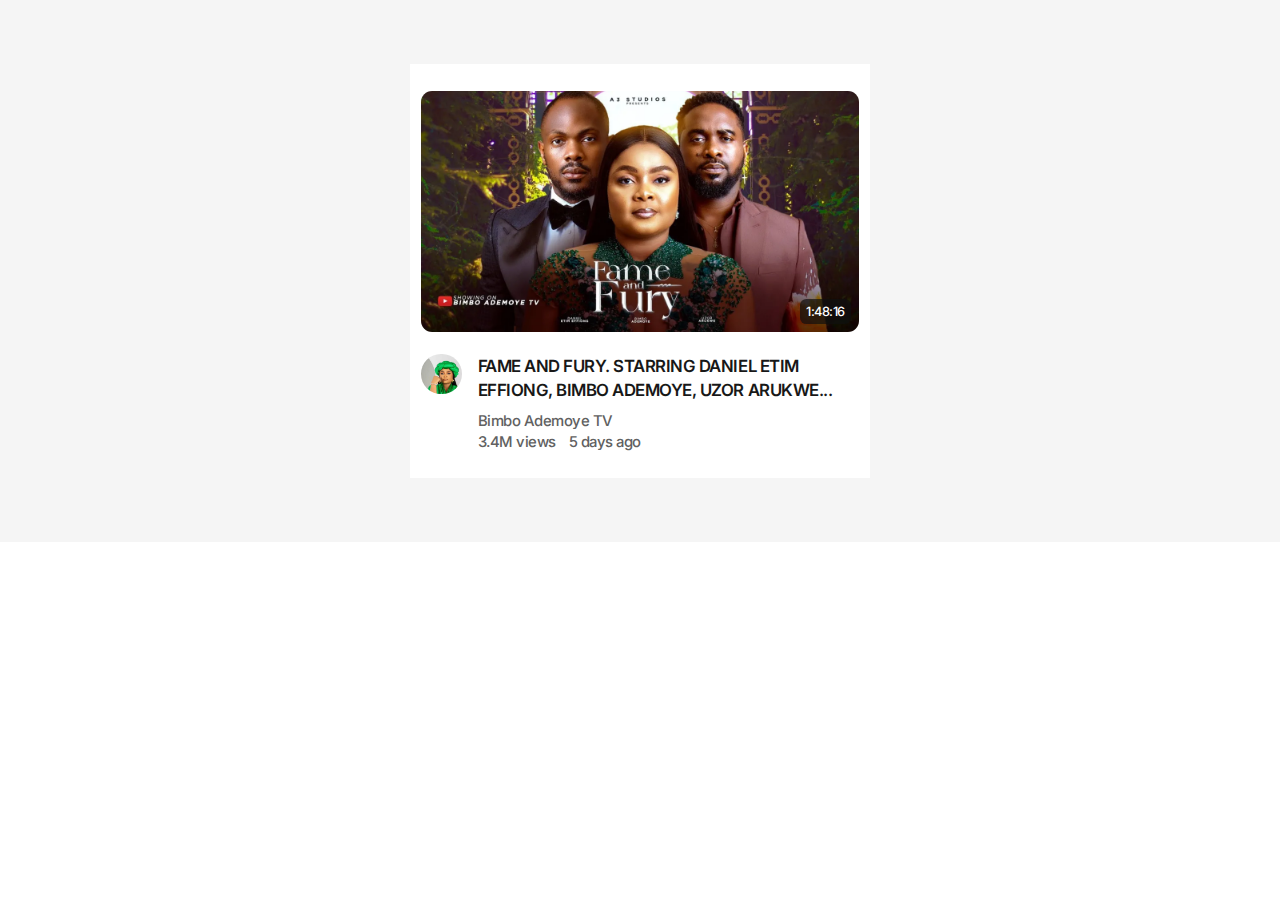
<file: youtube.html>
<!DOCTYPE html>
<html lang="en">
<head>
    <meta charset="UTF-8">
    <meta name="viewport" content="width=device-width, initial-scale=1.0">
    <title>Youtube Card</title>
    <link rel="stylesheet" href="./youtube.css">
    <link rel="stylesheet" href="https://cdnjs.cloudflare.com/ajax/libs/font-awesome/6.6.0/css/all.min.css" integrity="sha512-Kc323vGBEqzTmouAECnVceyQqyqdsSiqLQISBL29aUW4U/M7pSPA/gEUZQqv1cwx4OnYxTxve5UMg5GT6L4JJg==" crossorigin="anonymous" referrerpolicy="no-referrer" />
</head>
<body>
    
    <div class="yt-section">
        <div class="yt-card-container">
            <div class="background-section-container">
                <div class="background-image-container">
                    <div class="timeline-container">
                        <p>1:48:16</p>
                    </div>
                </div>
            </div>

            <div class="info-container">
                <div class="avatar-container">
                    <img src="./images/girl.jpg" alt="The owner's image">
                </div>

                <div class="many-words-container">
                    <div class="fame-fury-container">
                        <h1>FAME AND FURY. STARRING DANIEL ETIM EFFIONG, BIMBO ADEMOYE, UZOR ARUKWE...</h1>
                    </div>

                    <div class="bimbo-and-tv-days-container">
                        <div class="tv-container">
                            <p>Bimbo Ademoye TV</p>
                        </div>
    
                        <div class="views-days-container">
                            <div class="views-container">
                                <p>3.4M views</p>
                            </div>
    
                            <div class="dot-container">
                                <i class="fa-solid fa-circle"></i>
                            </div>
    
                            <div class="days-container">
                                <p>5 days ago</p>
                            </div>
                        </div>
                    </div>
                </div>

                <div class="icon-container">
                    <i class="fa-solid fa-ellipsis-vertical"></i>
                </div>
            </div>
        </div>
    </div>

</body>
</html>
</file>
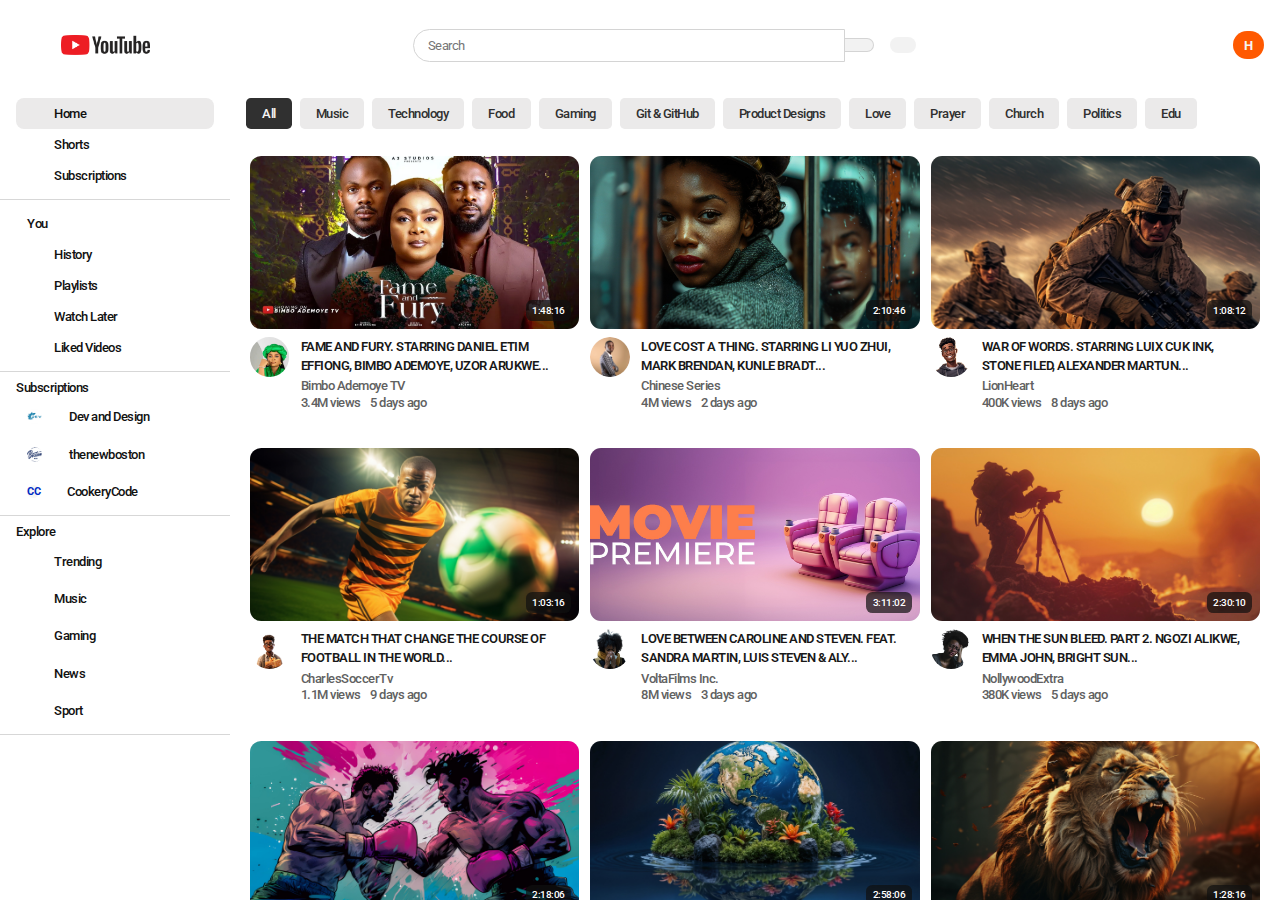
<file: ytb.html>
<!DOCTYPE html>
<html lang="en">
<head>
    <meta charset="UTF-8">
    <meta name="viewport" content="width=device-width, initial-scale=1.0">
    <title>Youtube Page Task</title>
    <link rel="stylesheet" href="./ytb.css">
    <link rel="stylesheet" href="https://cdnjs.cloudflare.com/ajax/libs/font-awesome/6.7.0/css/all.min.css" integrity="sha512-9xKTRVabjVeZmc+GUW8GgSmcREDunMM+Dt/GrzchfN8tkwHizc5RP4Ok/MXFFy5rIjJjzhndFScTceq5e6GvVQ==" crossorigin="anonymous" referrerpolicy="no-referrer" />
</head>
<body>
    
    <div class="youtube-containers">
        <div class="top-container">
            <div class="left-container">
                <div class="icon-container">
                    <i class="fa-solid fa-bars"></i>
                </div>

                <div class="logo-container">
                    <a href="#"><img src="./images/Logo.svg.webp" alt="Youtube Logo"></a>
                </div>
            </div>

            <div class="center-container">
                <form class="form">
                    <input type="text" placeholder="Search" name="search">
                    <div class="search-icon-container">
                        <i class="fa-solid fa-magnifying-glass"></i>
                    </div>
                </form>

                <div class="mic-container">
                    <i class="fa-solid fa-microphone"></i>
                </div>
            </div>

            <div class="right-container">
                <div class="create-container">
                    <i class="fa-solid fa-plus"></i>
                </div>
                <div class="notifications-container">
                    <i class="fa-regular fa-bell"></i>
                </div>
                <div class="user-container profile">
                    <h1>H</h1>
                </div>
            </div>
        </div>

        <div class="bottom-container">
            <div class="sidebar-container">
                <div class="first-section-container">
                    <div class="home-section-container the-first">
                        <div class="home-icon-container">
                            <i class="fa-solid fa-house"></i>
                        </div>
                        <div class="home-container">
                            <p>Home</p>
                        </div>
                    </div>

                    <div class="shorts-section-container">
                        <div class="shorts-icon-container">
                            <i class="fa-solid fa-film"></i>
                        </div>
                        <div class="shorts-container">
                            <p>Shorts</p>
                        </div>
                    </div>

                    <div class="subscription-section-container">
                        <div class="subscription-icon-container">
                            <i class="fa-regular fa-folder-closed"></i>
                        </div>
                        <div class="subscription-container">
                            <p>Subscriptions</p>
                        </div>
                    </div>
                </div>

                <div class="first-section-container">
                    <div class="shorts-section-container you">
                        <div class="shorts-container">
                            <p>You</p>
                        </div>
                        <div class="shorts-icon-container">
                            <i class="fa-solid fa-angle-right"></i>
                        </div>
                    </div>

                    <div class="home-section-container">
                        <div class="home-icon-container">
                            <i class="fa-solid fa-clock-rotate-left"></i>
                        </div>
                        <div class="home-container">
                            <p>History</p>
                        </div>
                    </div>

                    <div class="shorts-section-container">
                        <div class="shorts-icon-container">
                            <i class="fa-regular fa-circle-play"></i>
                        </div>
                        <div class="shorts-container">
                            <p>Playlists</p>
                        </div>
                    </div>

                    <div class="subscription-section-container">
                        <div class="subscription-icon-container">
                            <i class="fa-regular fa-clock"></i>
                        </div>
                        <div class="subscription-container">
                            <p>Watch Later</p>
                        </div>
                    </div>

                    <div class="subscription-section-container">
                        <div class="subscription-icon-container">
                            <i class="fa-regular fa-thumbs-up"></i>
                        </div>
                        <div class="subscription-container">
                            <p>Liked Videos</p>
                        </div>
                    </div>
                </div>

                <div class="first-section-container new">
                        <div class="shorts-container">
                            <p>Subscriptions</p>
                        </div>

                    <div class="home-section-container">
                        <div class="home-icon-container the-third">
                            <img src="./images/dd.webp" alt="Logo icon">
                        </div>
                        <div class="home-container">
                            <p>Dev and Design</p>
                        </div>
                    </div>

                    <div class="shorts-section-container">
                        <div class="shorts-icon-container the-third">
                            <img src="./images/bos.webp" alt="Logo icon">
                        </div>
                        <div class="shorts-container">
                            <p>thenewboston</p>
                        </div>
                    </div>

                    <div class="subscription-section-container">
                        <div class="subscription-icon-container the-second">
                            <h1>CC</h1>
                        </div>
                        <div class="subscription-container">
                            <p>CookeryCode</p>
                        </div>
                    </div>
                </div>

                <div class="first-section-container new">
                    <div class="shorts-container">
                        <p>Explore</p>
                    </div>

                    <div class="home-section-container">
                        <div class="home-icon-container">
                            <i class="fa-solid fa-fire-flame-curved"></i>
                        </div>
                        <div class="home-container">
                            <p>Trending</p>
                        </div>
                    </div>

                    <div class="shorts-section-container">
                        <div class="shorts-icon-container">
                            <i class="fa-solid fa-music"></i>
                        </div>
                        <div class="shorts-container">
                            <p>Music</p>
                        </div>
                    </div>

                    <div class="subscription-section-container">
                        <div class="subscription-icon-container">
                            <i class="fa-solid fa-chess-board"></i>
                        </div>
                        <div class="subscription-container">
                            <p>Gaming</p>
                        </div>
                    </div>

                    <div class="subscription-section-container">
                        <div class="subscription-icon-container">
                            <i class="fa-regular fa-newspaper"></i>
                        </div>
                        <div class="subscription-container">
                            <p>News</p>
                        </div>
                    </div>

                    <div class="subscription-section-container">
                        <div class="subscription-icon-container">
                            <i class="fa-solid fa-trophy"></i>
                        </div>
                        <div class="subscription-container">
                            <p>Sport</p>
                        </div>
                    </div>
                </div>
            </div>

            <div class="general-content-container">
                <div class="upper-top-section-container">
                    <div class="all-container">
                        <p>All</p>
                    </div>
                    <div class="content-words-container">
                        <p>Music</p>
                    </div>
                    <div class="content-words-container">
                        <p>Technology</p>
                    </div>
                    <div class="content-words-container">
                        <p>Food</p>
                    </div>
                    <div class="content-words-container">
                        <p>Gaming</p>
                    </div>
                    <div class="content-words-container">
                        <p>Git & GitHub</p>
                    </div>
                    <div class="content-words-container">
                        <p>Product Designs</p>
                    </div>
                    <div class="content-words-container">
                        <p>Love</p>
                    </div>
                    <div class="content-words-container">
                        <p>Prayer</p>
                    </div>
                    <div class="content-words-container">
                        <p>Church</p>
                    </div>
                    <div class="content-words-container">
                        <p>Politics</p>
                    </div>
                    <div class="content-words-container">
                        <p>Edu</p>
                    </div>
                    <div class="icon-angle">
                        <i class="fa-solid fa-angle-right"></i>
                    </div>
                </div>

                <div class="lower-bottom-section-container">
                    <div class="yt-card-container">
                        <div class="background-section-container">
                            <div class="background-image-container">
                                <div class="timeline-container">
                                    <p>1:48:16</p>
                                </div>
                            </div>
                        </div>
            
                        <div class="info-container">
                            <div class="avatar-container">
                                <img src="./images/girl.jpg" alt="The owner's image">
                            </div>
            
                            <div class="many-words-container">
                                <div class="fame-fury-container">
                                    <h1>FAME AND FURY. STARRING DANIEL ETIM EFFIONG, BIMBO ADEMOYE, UZOR ARUKWE...</h1>
                                </div>
            
                                <div class="bimbo-and-tv-days-container">
                                    <div class="tv-container">
                                        <p>Bimbo Ademoye TV</p>
                                    </div>
                
                                    <div class="views-days-container">
                                        <div class="views-container">
                                            <p>3.4M views</p>
                                        </div>
                
                                        <div class="dot-container">
                                            <i class="fa-solid fa-circle"></i>
                                        </div>
                
                                        <div class="days-container">
                                            <p>5 days ago</p>
                                        </div>
                                    </div>
                                </div>
                            </div>
            
                            <div class="icon-containerss">
                                <i class="fa-solid fa-ellipsis-vertical"></i>
                            </div>
                        </div>
                    </div>

                    <div class="yt-card-container">
                        <div class="background-section-container">
                            <div class="background-image-container one-img-container">
                                <div class="timeline-container">
                                    <p>2:10:46</p>
                                </div>
                            </div>
                        </div>
            
                        <div class="info-container">
                            <div class="avatar-container">
                                <img src="./images/Haven.png" alt="The owner's image">
                            </div>
            
                            <div class="many-words-container">
                                <div class="fame-fury-container">
                                    <h1>LOVE COST A THING. STARRING LI YUO ZHUI, MARK BRENDAN, KUNLE BRADT...</h1>
                                </div>
            
                                <div class="bimbo-and-tv-days-container">
                                    <div class="tv-container">
                                        <p>Chinese Series</p>
                                    </div>
                
                                    <div class="views-days-container">
                                        <div class="views-container">
                                            <p>4M views</p>
                                        </div>
                
                                        <div class="dot-container">
                                            <i class="fa-solid fa-circle"></i>
                                        </div>
                
                                        <div class="days-container">
                                            <p>2 days ago</p>
                                        </div>
                                    </div>
                                </div>
                            </div>
            
                            <div class="icon-containerss">
                                <i class="fa-solid fa-ellipsis-vertical"></i>
                            </div>
                        </div>
                    </div>

                    <div class="yt-card-container">
                        <div class="background-section-container">
                            <div class="background-image-container two-img-container">
                                <div class="timeline-container">
                                    <p>1:08:12</p>
                                </div>
                            </div>
                        </div>
            
                        <div class="info-container">
                            <div class="avatar-container">
                                <img src="./images/boyy.png" alt="The owner's image">
                            </div>
            
                            <div class="many-words-container">
                                <div class="fame-fury-container">
                                    <h1>WAR OF WORDS. STARRING LUIX CUK INK, STONE FILED, ALEXANDER MARTUN...</h1>
                                </div>
            
                                <div class="bimbo-and-tv-days-container">
                                    <div class="tv-container">
                                        <p>LionHeart</p>
                                    </div>
                
                                    <div class="views-days-container">
                                        <div class="views-container">
                                            <p>400K views</p>
                                        </div>
                
                                        <div class="dot-container">
                                            <i class="fa-solid fa-circle"></i>
                                        </div>
                
                                        <div class="days-container">
                                            <p>8 days ago</p>
                                        </div>
                                    </div>
                                </div>
                            </div>
            
                            <div class="icon-containerss">
                                <i class="fa-solid fa-ellipsis-vertical"></i>
                            </div>
                        </div>
                    </div>

                    <div class="yt-card-container">
                        <div class="background-section-container">
                            <div class="background-image-container three-img-container">
                                <div class="timeline-container">
                                    <p>1:03:16</p>
                                </div>
                            </div>
                        </div>
            
                        <div class="info-container">
                            <div class="avatar-container">
                                <img src="./images/boyy2.png" alt="The owner's image">
                            </div>
            
                            <div class="many-words-container">
                                <div class="fame-fury-container">
                                    <h1>THE MATCH THAT CHANGE THE COURSE OF FOOTBALL IN THE WORLD...</h1>
                                </div>
            
                                <div class="bimbo-and-tv-days-container">
                                    <div class="tv-container">
                                        <p>CharlesSoccerTv</p>
                                    </div>
                
                                    <div class="views-days-container">
                                        <div class="views-container">
                                            <p>1.1M views</p>
                                        </div>
                
                                        <div class="dot-container">
                                            <i class="fa-solid fa-circle"></i>
                                        </div>
                
                                        <div class="days-container">
                                            <p>9 days ago</p>
                                        </div>
                                    </div>
                                </div>
                            </div>
            
                            <div class="icon-containerss">
                                <i class="fa-solid fa-ellipsis-vertical"></i>
                            </div>
                        </div>
                    </div>

                    <div class="yt-card-container">
                        <div class="background-section-container">
                            <div class="background-image-container four-img-container">
                                <div class="timeline-container">
                                    <p>3:11:02</p>
                                </div>
                            </div>
                        </div>
            
                        <div class="info-container">
                            <div class="avatar-container">
                                <img src="./images/girl2.png" alt="The owner's image">
                            </div>
            
                            <div class="many-words-container">
                                <div class="fame-fury-container">
                                    <h1>LOVE BETWEEN CAROLINE AND STEVEN. FEAT. SANDRA MARTIN, LUIS STEVEN & ALY...</h1>
                                </div>
            
                                <div class="bimbo-and-tv-days-container">
                                    <div class="tv-container">
                                        <p>VoltaFilms Inc.</p>
                                    </div>
                
                                    <div class="views-days-container">
                                        <div class="views-container">
                                            <p>8M views</p>
                                        </div>
                
                                        <div class="dot-container">
                                            <i class="fa-solid fa-circle"></i>
                                        </div>
                
                                        <div class="days-container">
                                            <p>3 days ago</p>
                                        </div>
                                    </div>
                                </div>
                            </div>
            
                            <div class="icon-containerss">
                                <i class="fa-solid fa-ellipsis-vertical"></i>
                            </div>
                        </div>
                    </div>

                    <div class="yt-card-container">
                        <div class="background-section-container">
                            <div class="background-image-container five-img-container">
                                <div class="timeline-container">
                                    <p>2:30:10</p>
                                </div>
                            </div>
                        </div>
            
                        <div class="info-container">
                            <div class="avatar-container">
                                <img src="./images/girl3.png" alt="The owner's image">
                            </div>
            
                            <div class="many-words-container">
                                <div class="fame-fury-container">
                                    <h1>WHEN THE SUN BLEED. PART 2. NGOZI ALIKWE, EMMA JOHN, BRIGHT SUN...</h1>
                                </div>
            
                                <div class="bimbo-and-tv-days-container">
                                    <div class="tv-container">
                                        <p>NollywoodExtra</p>
                                    </div>
                
                                    <div class="views-days-container">
                                        <div class="views-container">
                                            <p>380K views</p>
                                        </div>
                
                                        <div class="dot-container">
                                            <i class="fa-solid fa-circle"></i>
                                        </div>
                
                                        <div class="days-container">
                                            <p>5 days ago</p>
                                        </div>
                                    </div>
                                </div>
                            </div>
            
                            <div class="icon-containerss">
                                <i class="fa-solid fa-ellipsis-vertical"></i>
                            </div>
                        </div>
                    </div>

                    <div class="yt-card-container">
                        <div class="background-section-container">
                            <div class="background-image-container six-img-container">
                                <div class="timeline-container">
                                    <p>2:18:06</p>
                                </div>
                            </div>
                        </div>
            
                        <div class="info-container">
                            <div class="avatar-container">
                                <img src="./images/doc1.png" alt="The owner's image">
                            </div>
            
                            <div class="many-words-container">
                                <div class="fame-fury-container">
                                    <h1>THE FIGHT BETWEEN MIKE TYSON AND JAY RULER. EPISODIC FIGHTS. MIKE...</h1>
                                </div>
            
                                <div class="bimbo-and-tv-days-container">
                                    <div class="tv-container">
                                        <p>Fightery Boxing</p>
                                    </div>
                
                                    <div class="views-days-container">
                                        <div class="views-container">
                                            <p>4.4M views</p>
                                        </div>
                
                                        <div class="dot-container">
                                            <i class="fa-solid fa-circle"></i>
                                        </div>
                
                                        <div class="days-container">
                                            <p>4 days ago</p>
                                        </div>
                                    </div>
                                </div>
                            </div>
            
                            <div class="icon-containerss">
                                <i class="fa-solid fa-ellipsis-vertical"></i>
                            </div>
                        </div>
                    </div>

                    <div class="yt-card-container">
                        <div class="background-section-container">
                            <div class="background-image-container seven-img-container">
                                <div class="timeline-container">
                                    <p>2:58:06</p>
                                </div>
                            </div>
                        </div>
            
                        <div class="info-container">
                            <div class="avatar-container">
                                <img src="./images/doc2.png" alt="The owner's image">
                            </div>
            
                            <div class="many-words-container">
                                <div class="fame-fury-container">
                                    <h1>NATGEO WILD. COVERING THE FISHES AND THE REPTILE WORLD. SNAKES, CROC...</h1>
                                </div>
            
                                <div class="bimbo-and-tv-days-container">
                                    <div class="tv-container">
                                        <p>ReptileGeo</p>
                                    </div>
                
                                    <div class="views-days-container">
                                        <div class="views-container">
                                            <p>1.4M views</p>
                                        </div>
                
                                        <div class="dot-container">
                                            <i class="fa-solid fa-circle"></i>
                                        </div>
                
                                        <div class="days-container">
                                            <p>10 days ago</p>
                                        </div>
                                    </div>
                                </div>
                            </div>
            
                            <div class="icon-containerss">
                                <i class="fa-solid fa-ellipsis-vertical"></i>
                            </div>
                        </div>
                    </div>

                    <div class="yt-card-container">
                        <div class="background-section-container">
                            <div class="background-image-container eight-img-container">
                                <div class="timeline-container">
                                    <p>1:28:16</p>
                                </div>
                            </div>
                        </div>
            
                        <div class="info-container">
                            <div class="avatar-container">
                                <img src="./images/girl.jpg" alt="The owner's image">
                            </div>
            
                            <div class="many-words-container">
                                <div class="fame-fury-container">
                                    <h1>THE ROAR OF A LION. STARRING KUNLE ETIM EFFIONG, BIMBO ADEMOYE, UZOR ARUKWE...</h1>
                                </div>
            
                                <div class="bimbo-and-tv-days-container">
                                    <div class="tv-container">
                                        <p>Bimbosy Ade TV</p>
                                    </div>
                
                                    <div class="views-days-container">
                                        <div class="views-container">
                                            <p>3.4M views</p>
                                        </div>
                
                                        <div class="dot-container">
                                            <i class="fa-solid fa-circle"></i>
                                        </div>
                
                                        <div class="days-container">
                                            <p>5 days ago</p>
                                        </div>
                                    </div>
                                </div>
                            </div>
            
                            <div class="icon-containerss">
                                <i class="fa-solid fa-ellipsis-vertical"></i>
                            </div>
                        </div>
                    </div>

                    <div class="yt-card-container">
                        <div class="background-section-container">
                            <div class="background-image-container eight-img-container">
                                <div class="timeline-container">
                                    <p>1:28:16</p>
                                </div>
                            </div>
                        </div>
            
                        <div class="info-container">
                            <div class="avatar-container">
                                <img src="./images/girl.jpg" alt="The owner's image">
                            </div>
            
                            <div class="many-words-container">
                                <div class="fame-fury-container">
                                    <h1>THE ROAR OF A LION. STARRING KUNLE ETIM EFFIONG, BIMBO ADEMOYE, UZOR ARUKWE...</h1>
                                </div>
            
                                <div class="bimbo-and-tv-days-container">
                                    <div class="tv-container">
                                        <p>Bimbosy Ade TV</p>
                                    </div>
                
                                    <div class="views-days-container">
                                        <div class="views-container">
                                            <p>3.4M views</p>
                                        </div>
                
                                        <div class="dot-container">
                                            <i class="fa-solid fa-circle"></i>
                                        </div>
                
                                        <div class="days-container">
                                            <p>5 days ago</p>
                                        </div>
                                    </div>
                                </div>
                            </div>
            
                            <div class="icon-containerss">
                                <i class="fa-solid fa-ellipsis-vertical"></i>
                            </div>
                        </div>
                    </div>

                    <div class="yt-card-container">
                        <div class="background-section-container">
                            <div class="background-image-container six-img-container">
                                <div class="timeline-container">
                                    <p>2:18:06</p>
                                </div>
                            </div>
                        </div>
            
                        <div class="info-container">
                            <div class="avatar-container">
                                <img src="./images/doc1.png" alt="The owner's image">
                            </div>
            
                            <div class="many-words-container">
                                <div class="fame-fury-container">
                                    <h1>THE FIGHT BETWEEN MIKE TYSON AND JAY RULER. EPISODIC FIGHTS. MIKE...</h1>
                                </div>
            
                                <div class="bimbo-and-tv-days-container">
                                    <div class="tv-container">
                                        <p>Fightery Boxing</p>
                                    </div>
                
                                    <div class="views-days-container">
                                        <div class="views-container">
                                            <p>4.4M views</p>
                                        </div>
                
                                        <div class="dot-container">
                                            <i class="fa-solid fa-circle"></i>
                                        </div>
                
                                        <div class="days-container">
                                            <p>4 days ago</p>
                                        </div>
                                    </div>
                                </div>
                            </div>
            
                            <div class="icon-containerss">
                                <i class="fa-solid fa-ellipsis-vertical"></i>
                            </div>
                        </div>
                    </div>

                    <div class="yt-card-container">
                        <div class="background-section-container">
                            <div class="background-image-container two-img-container">
                                <div class="timeline-container">
                                    <p>1:08:12</p>
                                </div>
                            </div>
                        </div>
            
                        <div class="info-container">
                            <div class="avatar-container">
                                <img src="./images/boyy.png" alt="The owner's image">
                            </div>
            
                            <div class="many-words-container">
                                <div class="fame-fury-container">
                                    <h1>WAR OF WORDS. STARRING LUIX CUK INK, STONE FILED, ALEXANDER MARTUN...</h1>
                                </div>
            
                                <div class="bimbo-and-tv-days-container">
                                    <div class="tv-container">
                                        <p>LionHeart</p>
                                    </div>
                
                                    <div class="views-days-container">
                                        <div class="views-container">
                                            <p>400K views</p>
                                        </div>
                
                                        <div class="dot-container">
                                            <i class="fa-solid fa-circle"></i>
                                        </div>
                
                                        <div class="days-container">
                                            <p>8 days ago</p>
                                        </div>
                                    </div>
                                </div>
                            </div>
            
                            <div class="icon-containerss">
                                <i class="fa-solid fa-ellipsis-vertical"></i>
                            </div>
                        </div>
                    </div>
                </div>
            </div>
        </div>
    </div>

</body>
</html>
</file>
<file: index.css>
@import url('https://fonts.googleapis.com/css2?family=Poppins:ital,wght@0,100;0,200;0,300;0,400;0,500;0,600;0,700;0,800;0,900;1,100;1,200;1,300;1,400;1,500;1,600;1,700;1,800;1,900&display=swap');

*{
    margin: 0;
    padding: 0;
    box-sizing: border-box;
    font-family: "Poppins", serif;
    letter-spacing: -0.031rem;
}

.overall-container{
    width: 100%;
    height: auto;
    background-color: whitesmoke;
    padding: 2rem;
    display: flex;
    flex-direction: column;
    justify-content: center;
    align-items: center;
}

.pricing-section-container{
    width: 100%;
    height: auto;
    background-color: #111827;
    padding: 8rem 2rem 8rem 2rem;
    display: flex;
    flex-direction: column;
    justify-content: start;
    align-items: center;
    border-radius: 1rem;
    row-gap: 4.8rem;
}

.pricing-container{
    width: 100%;
    height: auto;
    display: flex;
    flex-direction: column;
    justify-content: center;
    align-items: center;
    row-gap: 0.7rem;
}

.price-one{
    width: fit-content;
    height: auto;
}

.price-one h1{
    font-size: 1.1rem;
    color: #6366F1;
    font-weight:600;
}

.pricing-cont{
    width: fit-content;
    height: auto;
}

.pricing-cont h1{
    font-size: 3.4rem;
    color: #ffffff;
    font-weight:600;
}

.paragraph-pricing-cont{
    width: 60%;
    height: auto;
    display: flex;
}

.paragraph-pricing-cont p{
    font-size: 1.2rem;
    color: #9CA3AF;
    font-weight: 500;
    line-height: 2rem;
    text-align: center;
}

.general-container{
    width: 100%;
    height: auto;
    display: flex;
    flex-direction: column;
    justify-content: center;
    align-items: center;
    row-gap: 3.5rem;
}

.monthly-annually-container{
    width: fit-content;
    height: auto;
    display: flex;
    flex-direction: row;
    justify-content: center;
    align-items: center;
    border-radius: 1000000000rem;
    padding: 0.3rem;
    background-color: rgba(253, 253, 253, 0.08);
}

.monthly-container{
    width: fit-content;
    height: auto;
    background-color: #6366F1;
    border-radius: 1000000000rem;
    padding: 0.6rem 1.2rem 0.6rem 1.2rem;
    cursor: pointer;
}

.monthly-container h1{
    font-size: 0.77rem;
    font-weight:600;
    color: #ffffff;
}

.annually-container{
    width: fit-content;
    height: auto;
    padding: 0.6rem 1.2rem 0.6rem 1.2rem;
    cursor: pointer;
}

.annually-container h1{
    font-size: 0.77rem;
    font-weight:600;
    color: #ffffff;
}

.the-outlined-container{
    width: 100%;
    height: auto;
    display: flex;
    flex-direction: row;
    justify-content: center;
    align-items: start;
    column-gap: 1.8rem;
}

.first-outline-container{
    width: 100%;
    height: auto;
    display: flex;
    flex-direction: column;
    justify-content: start;
    align-items: start;
    border-radius: 1.5rem;
    padding: 2.3rem 2.3rem 8.3rem 2.3rem;
    border: 1px solid rgba(156, 163, 175, 0.3);
    row-gap: 1.7rem;
}

.third-outline-container{
    width: 100%;
    height: auto;
    display: flex;
    flex-direction: column;
    justify-content: start;
    align-items: start;
    border-radius: 1.5rem;
    padding: 2.3rem;
    border: 1px solid rgba(156, 163, 175, 0.3);
    row-gap: 1.7rem;
}

.freelancer-amount-container{
    width: 100%;
    height: auto;
    display: flex;
    flex-direction: column;
    justify-content: start;
    align-items: start;
    row-gap: 1rem;
}

.freelancer-container{
    width: fit-content;
    height: auto;
}

.freelancer-container h1, .startup-container h1{
    font-size: 1.2rem;
    color: #ffffff;
    font-weight: 600;
}

.essentials-container{
    width: 100%;
    height: auto;
}

.essentials-container p{
    font-size:1rem;
    font-weight:500;
    color: #9CA3AF;
}

.amount-month-container{
    width: fit-content;
    height: auto;
    display: flex;
    flex-direction: row;
    justify-content: start;
    align-items: baseline;
    column-gap: 0.2rem;
}

.dollar-container{
    width:fit-content;
    height: auto;
}

.dollar-container h1{
    font-size: 2.8rem;
    font-weight: 600;
    color: #ffffff;
}

.month-container{
    width: fit-content;
    height: auto;
}

.month-container p{
    font-size: 1rem;
    font-weight: 500;
    color: #9CA3AF;
}

.button-container{
    width: 100%;
    height: auto;
}

.button-container button{
    width: 100%;
    height: auto;
    background-color: rgba(253, 253, 253, 0.1);
    color: #ffffff;
    font-weight: 600;
    font-size: 0.88rem;
    padding: 1rem;
    border: none;
    outline: none;
    border-radius: 0.3rem;
    cursor: pointer;
    transition: instant;
}

.benefits-container{
    width: 100%;
    height: auto;
    display: flex;
    flex-direction: column;
    justify-content: start;
    align-items: start;
    row-gap: 1rem;
}

.products-and-icon-container, .subscribers-container, .analytics-container, .hour-support-container, .marketing-container, .custom-container{
    width: fit-content;
    height: auto;
    display: flex;
    flex-direction: row;
    justify-content: start;
    align-items: center;
    column-gap: 1rem;
}

.fa-check{
    color: #ffffff;
}

.products-and-icon-container p, .subscribers-container p, .analytics-container p, .hour-support-container p, .marketing-container p, .custom-container p{
    font-size: 0.9rem;
    font-weight: 500;
    color: #9CA3AF;
}

.second-outline-container{
    width: 100%;
    height: auto;
    display: flex;
    flex-direction: column;
    justify-content: start;
    align-items: start;
    border-radius: 1.5rem;
    padding: 2.3rem 2.3rem 5.8rem 2.3rem;
    border: 3px solid #6366F1;
    background-color: rgba(253, 253, 253, 0.05);
    row-gap: 1.7rem;
}

.button-two-container{
    width: 100%;
    height: auto;
}

.button-two-container button{
    width: 100%;
    height: auto;
    background-color: #6366F1;
    color: #ffffff;
    font-weight: 600;
    font-size: 0.88rem;
    padding: 1rem;
    border: none;
    outline: none;
    border-radius: 0.3rem;
    cursor: pointer;
    transition: instant;
}

.startup-popular-container{
    width: 100%;
    height: auto;
    display: flex;
    flex-direction: row;
    justify-content: space-between;
    align-items: center;
}

.startup-container{
    width: fit-content;
    height: auto;
}

.popular-container{
    width: fit-content;
    height: auto;
    background-color: #6366F1;
    border-radius: 1000000000rem;
    padding: 0.3rem 0.6rem 0.3rem 0.6rem;
}

.popular-container h1{
    font-size: 0.7rem;
    font-weight:600;
    color: #ffffff;
}

.button-container button:hover{
    background-color: rgba(253, 253, 253, 0.2);
}

.button-two-container button:hover{
    background-color: rgb(148, 150, 255);
}
</file>
<file: dashboard.css>
@import url('https://fonts.googleapis.com/css2?family=Inter:ital,opsz,wght@0,14..32,100..900;1,14..32,100..900&display=swap');

*{
    margin: 0;
    padding: 0;
    box-sizing: border-box;
    font-family: "Inter", sans-serif;
    letter-spacing: -0.031rem;
}

.container-containing-containers{
    width: 100%;
    height: auto;
    display: flex;
    flex-direction: column;
    justify-content: center;
    align-items: center;
    /* padding: 2rem; */
}

.general-container{
    width: 100%;
    height: auto;
    display: flex;
    flex-direction: column;
    justify-content: start;
    align-items: center;
    padding: 3rem;
    background: linear-gradient(to bottom, rgb(189, 189, 255), rgb(152, 131, 173));
}

.dashboard-container{
    width: 100%;
    height: auto;
    display: flex;
    flex-direction: row;
    justify-content: start;
    align-items: start;
    background-color: white;
    border-radius: 0.7rem;
    box-shadow: 3px 16px 20px rgba(46, 2, 90, 0.2);
}

.sidebar-container{
    width: 20%;
    height: auto;
    display: flex;
    flex-direction: column;
    justify-content: start;
    align-items: start;
    row-gap: 2rem;
    background-color: #f9f8f8;
    border-radius: 0.7rem 0 0 0.7rem;
    border-right: 1px solid #e3e3e3;
    padding: 1.5rem 1.5rem 10rem 1.5rem;
}

.logo-container{
    width: fit-content;
    height: auto;
    cursor: pointer;
    padding: 0 0 0 0.8rem;
}

.logo-container h1:hover{
    color: rgb(43, 105, 176);
}

.logo-container h1{
    font-size: 1.5rem;
    font-weight: 800;
    color: rgb(47, 47, 47);
}

.search-menu-container{
    width: 100%;
    height: auto;
    display: flex;
    flex-direction: column;
    justify-content: start;
    align-items: start;
    row-gap: 2rem;
}

.form-search{
    width: fit-content;
    height: auto;
    display: flex;
    flex-direction: row;
    justify-content: start;
    align-items: center;
    background-color: #ece8e8;
    border-radius: 0.5rem;
    padding: 0.6rem 0.7rem 0.6rem 0.3rem;
    cursor: pointer;
}

.form-search:hover{
    background-color: #e1dede;
}

.search-icon-container{
    width: fit-content;
    height: auto;
    padding: 0 0.7rem 0 0.7rem;
}

.search-icon-container i{
    font-size: 1rem;
    color: rgb(140, 140, 140);
}

input{
    width: 4rem;
    height: auto;
    background-color: #ece8e8;
    border: none;
    outline: none;
    padding: 0.5rem;
    border-radius: 0.5rem;
}

input::placeholder{
    font-size: 0.7rem;
    color: rgb(140, 140, 140);
    font-weight: 600;
}

input:focus{
    background-color: #ece8e8;;
}

input:hover{
    background-color: #e1dede;
}

.command-f-container{
    width: fit-content;
    height: auto;
    background-color: white;
    border-radius: 0.4rem;
    padding: 0.5rem;
    cursor: pointer;
}

.command-f-container:hover{
    box-shadow: 2px 4px 8px rgba(0,0,0,0.1);
}

.command-f-container p{
    font-size: 0.7rem;
    color: rgb(140, 140, 140);
}

.main-menu-container, .label-container-listings{
    width: 100%;
    /* width: fit-content; */
    height: auto;
    display: flex;
    flex-direction: column;
    justify-content: start;
    align-items: start;
    row-gap: 1rem;
}

.menu-container{
    width: fit-content;
    height: auto;
}

.menu-container p{
    font-size: 0.75rem;
    color: rgb(140, 140, 140);
    font-weight: 700;
}

.menu-list-container{
    width: 100%;
    /* width: fit-content; */
    height: auto;
    display: flex;
    flex-direction: column;
    justify-content: start;
    align-items: start;
    row-gap: 0.5rem;
}

.first-list-container, .xyz-container{
    width: 100%;
    height: auto;
    display: flex;
    flex-direction: row;
    justify-content: start;
    align-items: center;
    column-gap: 1rem;
    padding: 0.4rem 1rem 0.4rem 0.8rem;
    transition: background-color 0.3s ease;
}

.focused-list-container{
    width: 100%;
    height: auto;
    display: flex;
    flex-direction: row;
    justify-content: start;
    align-items: center;
    column-gap: 1rem;
    padding: 0.4rem 1rem 0.4rem 0.8rem;
    transition: background-color 0.3s ease;
    background-color: rgb(227, 227, 255);
    border-radius: 0.5rem;
    cursor: pointer;
    /* box-shadow: 3px 16px 20px rgba(46, 2, 90, 0.1); */
}

.first-list-container:hover{
    background-color: rgb(227, 227, 255);
    border-radius: 0.5rem;
    cursor: pointer;
    box-shadow: 3px 16px 20px rgba(46, 2, 90, 0.1);
}

.icons-container{
    width: fit-content;
    height: auto;
}

.icons-container i{
    font-size: 0.9rem;
    color: rgb(140, 140, 140);
    transition: color 0.3s ease;
}

.words-container{
    width: fit-content;
    height: auto;
}

.words-container p{
    font-size: 0.7rem;
    color: rgb(140, 140, 140);
    font-weight: 600;
    transition: color 0.3s ease;
}

.first-list-container:hover .icons-container i,
.first-list-container:hover .words-container p{
    color: rgb(43, 43, 125);
}

/* This is the active part of the sidebar menu */
.focused-list-container .icons-container i,
.focused-list-container .words-container p{
    color: rgb(43, 43, 125);
}

.container{
    background-color: rgb(43, 176, 165);
    width: 0.8rem;
    height: 0.8rem;
    border-radius: 100000000000rem;
}

.blue{
    background-color: rgb(43, 105, 176);
}

.orange{
    background-color: rgb(176, 114, 43);
}

.purple{
    background-color: rgb(149, 43, 176);
}

.content-general-container{
    width: 80%;
    height: auto;
    display: flex;
    flex-direction: column;
    justify-content: start;
    align-items: start;
}

.top-bar-container{
    width: 100%;
    height: auto;
    display: flex;
    flex-direction: row;
    justify-content: space-between;
    align-items: center;
    background-color: #f9f8f8;
    border-radius: 0 0.7rem 0 0;
    border-bottom: 1px solid #e3e3e3;
    padding: 1rem 1.4rem 1rem 1.4rem;
}

.task-container{
    width: fit-content;
    height: auto;
}

.task-container h1{
    font-size: 1.4rem;
    font-weight: 800;
    color: rgb(36, 36, 36);
}

.add-task-profile-notifi-container{
    width: fit-content;
    height: auto;
    display: flex;
    flex-direction: row;
    justify-content: start;
    align-items: center;
    column-gap: 2rem;
}

.outline-here{
    border: 1.5px solid rgb(147, 43, 176);
    border-radius: 0.5rem;
}

.outline-here:hover{
    border: none;
    /* box-shadow: none; */
}

.outline-here i, .outline-here p{
    color:rgb(147, 43, 176);
}

.notification-container{
    width: fit-content;
    height: auto;
    display: flex;
    flex-direction: row;
    justify-content: start;
    align-items: start;
    position: relative;
    cursor: pointer;
    padding: 0.5rem;
}

.notification-container:hover{
    background-color: rgb(227, 227, 255);
    border-radius: 10000000000000000rem;
    cursor: pointer;
    box-shadow: 3px 16px 20px rgba(46, 2, 90, 0.1);
}

.badge-container{
    width: 10px;
    height: 10px;
    background-color: crimson;
    border-radius: 100000000000000000rem;
    border: 1.5px solid #f9f8f8;
    position: absolute;
    top: 8px;
    right: 4px;
}

.profile-container{
    width: 40px;
    height: 40px;
    display: flex;
    flex-direction: column;
    justify-content: center;
    align-items: center;
    background-color: rgb(214, 196, 255);
    border-radius: 100000000000rem;
    overflow: hidden;
    position: relative;
    padding: 1rem 1.2rem 1rem 1.2rem;
}

.profile-container:hover{
    cursor: pointer;
    box-shadow: 3px 16px 20px rgba(46, 2, 90, 0.1);
    background-color: rgb(184, 203, 237);
}

.profile-container img{
    width: 100%;
    height: 100%;
    object-fit: cover;
    position: absolute;
    top: 20%;
    /* left: 50%; */
    /* transform: translate(-50%, -50%); */
}

.bottom-conts-container{
    width: 100%;
    height: auto;
    display: flex;
    flex-direction: column;
    justify-content: start;
    align-items: start;
    padding: 1.4rem;
    row-gap: 1.5rem;
}

.upper-part-container{
    width: 100%;
    height: auto;
    display: flex;
    flex-direction: row;
    justify-content: space-between;
    align-items: center;
    border-bottom: 1px solid #e3e3e3;
    /* padding: 0.6rem 0 0 0; */
}

.left-part-container{
    width: fit-content;
    height: auto;
    display: flex;
    flex-direction: row;
    justify-content: start;
    align-items: center;
    column-gap: 1rem;
}

.right-part-container{
    width: fit-content;
    height: auto;
    display: flex;
    flex-direction: row;
    justify-content: start;
    align-items: center;
    column-gap: 1rem;
}

.xyz-container{
    padding: 0.5rem 0.7rem 1rem 0.7rem;
}

.xyz-container:hover{
    background-color: none;
    border-radius: none;
    cursor: pointer;
    box-shadow: none;
    border-bottom: 1.5px solid rgb(43, 43, 125);
}

.xyz-container:hover .icons-container i,
.xyz-container:hover .words-container p{
    color: rgb(43, 43, 125);
}

.lower-part-container{
    width: 100%;
    height: auto;
    display: flex;
    flex-direction: row;
    justify-content: start;
    align-items: start;
    column-gap: 1rem;
}

.inner-left-container{
    width: 100%;
    height: auto;
    display: flex;
    flex-direction: column;
    justify-content: start;
    align-items: start;
    row-gap: 1rem;
}

.headings-icon-container{
    width: 100%;
    height: auto;
    display: flex;
    flex-direction: row;
    justify-content: space-between;
    align-items: center;
    background-color: rgba(220, 183, 255, 0.4);
    padding: 0.5rem 0.9rem;
    border-radius: 0.5rem;
}

.headings-container{
    width: fit-content;
    height: auto;
}

.headings-container p{
    font-size: 0.9rem;
    font-weight: 600;
    color: rgb(58, 58, 58);
}

.plus-icon-container, .three-dots-container{
    width: fit-content;
    height: auto;
    display: flex;
    flex-direction: column;
    justify-content: center;
    align-items: center;
    background-color: rgba(255, 255, 255, 0.7);
    padding: 0.4rem;
    border-radius: 1000000000000000000000rem;
}

.plus-icon-container i, .three-dots-container i{
    font-size: 0.6rem;
    color: rgb(58, 58, 58);
}

.card-container{
    width: 100%;
    height: auto;
    display: flex;
    flex-direction: column;
    justify-content: start;
    align-items: start;
    row-gap: 1.3rem;
    background-color: white;
    padding: 1rem;
    border: 1px solid #e3e3e3;
    border-radius: 0.5rem;
}

.card-container:hover{
    box-shadow: 3px 16px 20px rgba(46, 2, 90, 0.1);
    cursor: pointer;
    border: none;
}

.design-icon-container{
    width: 100%;
    height: auto;
    display: flex;
    flex-direction: row;
    justify-content: space-between;
    align-items: center;
}

.design-container{
    width: fit-content;
    height: auto;
}

.design-container p{
    font-size: 0.7rem;
    color: rgb(247, 141, 60);
    font-weight: 600;
}

.img-container-main{
    width: 100%;
    height: 6rem;
    display: flex;
    flex-direction: column;
    justify-content: center;
    align-items: center;
    border-radius: 0.5rem;
    background-color: rgba(250, 235, 215, 0.8);
    padding: 3.5rem 2rem;
}

.img-container-main img{
    width: 120px;
    height: 120px;
    object-fit: cover;
}

.customer-journey-kidz-container{
    width: 100%;
    height: auto;
    display: flex;
    flex-direction: column;
    justify-content: start;
    align-items: start;
    row-gap: 0.3rem;
}

.customer-word-container, .kidz-container{
    width: fit-content;
    height: auto;
}

.customer-word-container p{
    font-size: 1rem;
    font-weight: 700;
    color: rgb(58, 58, 58);
}

.kidz-container p{
    font-size: 0.67rem;
    font-weight: 600;
    color: rgb(140, 140, 140);
}

.medium-date-container{
    width: 100%;
    height: auto;
    display: flex;
    flex-direction: row;
    justify-content: start;
    align-items: center;
    column-gap: 0.7rem;
}

.medium-list-container{
    width: fit-content;
    height: auto;
    display: flex;
    flex-direction: row;
    justify-content: start;
    align-items: center;
    column-gap: 0.5rem;
    background-color: rgba(249, 238, 222, 0.8);
    border-radius: 0.3rem;
    padding: 0.3rem 0.5rem;
}

.changed-icon-container{
    width: fit-content;
    height: auto;
}

.changed-icon-container i{
    font-size: 0.7rem;
    color: rgb(232, 164, 75);
    /* transition: color 0.3s ease; */
}

.changed-word-container{
    width: fit-content;
    height: auto;
}

.changed-word-container p{
    font-size: 0.7rem;
    color: rgb(232, 164, 75);
}

.october-container{
    background-color: rgba(241, 241, 241, 0.8);
}

.october-word-container p{
    font-size: 0.7rem;
    color: rgb(164, 163, 163);
}

.october-icon-container i{
    font-size: 0.7rem;
    color: rgb(164, 163, 163);
}

.avatars-numbers-icons-container{
    width: 100%;
    height: auto;
    display: flex;
    flex-direction: row;
    justify-content: space-between;
    align-items: center;
}

.avatar-stacked-container{
    width: fit-content;
    height: auto;
    display: flex;
    flex-direction: row;
    justify-content: start;
    align-items: center;
    position: relative;
    padding: 0 0 0 0.5rem;
}

.user-container{
    width: 20px;
    height: 20px;
    padding: 1rem;
    display: flex;
    flex-direction: column;
    justify-content: center;
    align-items: center;
    background-color: rgb(214, 196, 255);
    border-radius: 100000000000rem;
    overflow: hidden;
    position: relative;
    z-index: 1;
    margin-left: -10px;
    border: 2px solid white;
}

.user-container img{
    width: 100%;
    height: 100%;
    object-fit: cover;
    top: 20%;
    position: absolute;
}

.numbers-icons-container{
    width: fit-content;
    height: auto;
    display: flex;
    flex-direction: row;
    justify-content: start;
    align-items: center;
    column-gap: 0.5rem;
}

.links-container{
    width: fit-content;
    height: auto;
    display: flex;
    flex-direction: row;
    justify-content: start;
    align-items: center;
    column-gap: 0.3rem;
    padding: 0.3rem;
}

.color-one p{
    color: rgb(205, 120, 55);
}

.color-two p{
    color: rgb(117, 55, 205);
}

.color-three p{
    color: rgb(193, 55, 205);
}

.color-four p{
    color: rgb(55, 180, 205);
}

.changed-color-container{
    width: fit-content;
    height: auto;
}

.changed-color-container p{
    font-size: 0.7rem;
    color: rgb(39, 139, 76);
}

.changed-icon-color-container{
    width: fit-content;
    height: auto;
}

.changed-icon-color-container i{
    font-size: 0.7rem;
    color: rgb(39, 139, 76);
    /* transition: color 0.3s ease; */
}

.medium-list-low-container{
    width: fit-content;
    height: auto;
    display: flex;
    flex-direction: row;
    justify-content: start;
    align-items: center;
    column-gap: 0.5rem;
    background-color: rgba(222, 249, 239, 0.8);
    border-radius: 0.3rem;
    padding: 0.3rem 0.5rem;
}

.medium-list-high-container{
    width: fit-content;
    height: auto;
    display: flex;
    flex-direction: row;
    justify-content: start;
    align-items: center;
    column-gap: 0.5rem;
    background-color: rgba(249, 222, 222, 0.8);
    border-radius: 0.3rem;
    padding: 0.3rem 0.5rem;
}

.color-header{
    background-color: rgba(183, 250, 255, 0.4);
}

.color-headerss{
    background-color: rgba(187, 255, 183, 0.4);
}

.changed-icon-colorr-container{
    width: fit-content;
    height: auto;
}

.changed-icon-colorr-container i{
    font-size: 0.7rem;
    color: rgb(183, 60, 60);
}

.changed-word-colorr-container{
    width: fit-content;
    height: auto;
}

.changed-word-colorr-container p{
    font-size: 0.7rem;
    color: rgb(183, 60, 60);
}
</file>
<file: style.css>
@import url('https://fonts.googleapis.com/css2?family=Montserrat:ital,wght@0,100..900;1,100..900&family=Poppins:ital,wght@0,100;0,200;0,300;0,400;0,500;0,600;0,700;0,800;0,900;1,100;1,200;1,300;1,400;1,500;1,600;1,700;1,800;1,900&display=swap');

*{
    margin:0;
    padding:0;
    box-sizing: border-box;
    font-family: "Poppins", sans-serif;
    letter-spacing: -0.031rem;
}

/* 1st Sample! */

.container-section{
    width: 100%;
    height: auto;
    background-color:whitesmoke;
    padding: 8rem 4rem 8rem 4rem;
    display: flex;
    flex-direction: column;
    justify-content: center;
    align-items: center;
    row-gap: 4rem;
}

.outline-container{
    width: 100%;
    height: auto;
    display: flex;
    flex-direction: row;
    justify-content: start;
    align-items: start;
}

.first-container{
    width: 30%;
    height: auto;
    padding: 2rem;
    display: flex;
    flex-direction: column;
    border: 1px solid #919191;
    border-radius: 0.5rem 0 0 0.5rem;
    row-gap: 0.5rem;
}

.upper-container{
    width: 100%;
    height: auto;
    display: flex;
    flex-direction: row;
    justify-content: space-between;
    align-items: start;
}

.revenue{
    font-size: 0.8rem;
    font-weight:600;
    color: #919191;
}

.percent{
    font-size: 0.8rem;
    font-weight:600;
    color: #919191;
}

.lower-container{
    width: fit-content;
    height: auto;
}

.money{
    font-size: 1.6rem;
    font-weight: 500;
    color:rgb(72, 72, 72);
}

.second-container{
    width: 30%;
    height: auto;
    padding: 2rem;
    display: flex;
    flex-direction: column;
    border: 1px solid #919191;
    row-gap: 0.5rem;
}

.percentg{
    font-size: 0.8rem;
    font-weight:600;
    color: #d04e4e;
}

.third-container{
    width: 30%;
    height: auto;
    padding: 2rem;
    display: flex;
    flex-direction: column;
    border: 1px solid #919191;
    row-gap: 0.5rem;
}

.fourth-container{
    width: 30%;
    height: auto;
    padding: 2rem;
    display: flex;
    flex-direction: column;
    border: 1px solid #919191;
    border-radius: 0 0.5rem 0.5rem 0;
    row-gap: 0.5rem;
}

.percenta{
    font-size: 0.8rem;
    font-weight:600;
    color: #d04e4e;
}

/* 2nd Sample! */

.outer-section-container{
    width: 100%;
    height: auto;
    display: flex;
    flex-direction: column;
    justify-content: start;
    align-items: start;
    background-color: #ececec;
    padding: 3rem 2rem 3rem 2rem;
    border: 1px solid #d2d2d2;
    border-radius: 0.5rem;
    row-gap: 1rem;
}

.days{
    width: fit-content;
    height: auto;
}

.last{
    font-size: 0.9rem;
    font-weight:600;
    color: #4b4b4b;
}

.joint-three-containers{
    width: 100%;
    height: auto;
    display: flex;
    flex-direction: row;
    justify-content: start;
    align-items: start;
    column-gap: 1.5rem;
}

.one-container{
    width: 100%;
    height: auto;
    background-color: white;
    border: 1px solid #d2d2d2;
    border-radius: 0.5rem;
    display: flex;
    flex-direction: column;
    justify-content: start;
    align-items: start;
    padding: 2rem;
}

.total{
    font-size: 0.8rem;
    font-weight:600;
    color: #979595;
}

.numbers{
    font-size: 1.5rem;
    font-weight:600;
    color: #323232;
}

.two-container{
    width: 100%;
    height: auto;
    background-color: white;
    border: 1px solid #d2d2d2;
    border-radius: 0.5rem;
    display: flex;
    flex-direction: column;
    justify-content: start;
    align-items: start;
    padding: 2rem;
}

.three-container{
    width: 100%;
    height: auto;
    background-color: white;
    border: 1px solid #d2d2d2;
    border-radius: 0.5rem;
    display: flex;
    flex-direction: column;
    justify-content: start;
    align-items: start;
    padding: 2rem;
}

/* 3rd Sample! */

.container-outside{
    width: 100%;
    height: auto;
    display: flex;
    flex-direction: column;
    justify-content: start;
    align-items: start;
    background-color: #ececec;
    padding: 3rem 2rem 3rem 2rem;
    border: 1px solid #d2d2d2;
    border-radius: 0.5rem;
    row-gap: 1rem;
}

.off-white-containers{
    width: 100%;
    height: auto;
    display: flex;
    flex-direction: row;
    justify-content: start;
    align-items: start;
    column-gap: none;
}

.fest-container{
    width: 100%;
    height: auto;
    background-color: white;
    border: 1px solid #d2d2d2;
    border-radius: 0.5rem 0 0 0.5rem;
    display: flex;
    flex-direction: column;
    justify-content: start;
    align-items: start;
    padding: 2rem;
    row-gap: 0.3rem;
}

.subscribers-container{
    width: fit-content;
    height: auto;
}

.number-percentage-container{
    width: 100%;
    height: auto;
    display: flex;
    flex-direction: row;
    justify-content: space-between;
    align-items: start;
}

.numbre-containers{
    width: 100%;
    height: auto;
    display: flex;
    flex-direction: row;
    justify-content: start;
    align-items: baseline;
    column-gap: 0.3rem;
}

.numbers-color{
    font-size: 1.5rem;
    font-weight:600;
    color: #6327f1;
}

.numbers-col{
    font-size: 0.7rem;
    font-weight:600;
    color: #a6a6a6;
}

.icon-percentage-containers{
    width: fit-content;
    height: auto;
    padding: 0.2rem 0.6rem 0.2rem 0.6rem;
    display: flex;
    flex-direction: row;
    justify-content: start;
    align-items: start;
    background-color: rgb(192, 250, 186);
    border-radius: 100rem;
    column-gap: 0.3rem;
}

.numbers-cols{
    font-size: 0.85rem;
    font-weight:600;
    color: rgb(22, 86, 15);
}

.fa-arrow-up{
    width: fit-content;
    height: auto;
    color: rgb(110, 181, 103);
}

.sekond-container{
    width: 100%;
    height: auto;
    background-color: white;
    border: 1px solid #d2d2d2;
    border-radius: none;
    display: flex;
    flex-direction: column;
    justify-content: start;
    align-items: start;
    padding: 2rem;
    row-gap: 0.3rem;
}

.tord-container{
    width: 100%;
    height: auto;
    background-color: white;
    border: 1px solid #d2d2d2;
    border-radius: 0 0.5rem 0.5rem 0;
    display: flex;
    flex-direction: column;
    justify-content: start;
    align-items: start;
    padding: 2rem;
    row-gap: 0.3rem;
}

.fa-arrow-down{
    width: fit-content;
    height: auto;
    color: rgb(181, 103, 103);
}

.icon-percentage-container{
    width: fit-content;
    height: auto;
    padding: 0.2rem 0.6rem 0.2rem 0.6rem;
    display: flex;
    flex-direction: row;
    justify-content: center;
    align-items: center;
    background-color: rgb(249, 200, 200);
    border-radius: 100rem;
    column-gap: 0.3rem;
}

.numbers-colss{
    font-size: 0.85rem;
    font-weight:600;
    color: rgb(181, 103, 103);
}
</file>
<file: youtube.css>
@import url('https://fonts.googleapis.com/css2?family=Inter:ital,opsz,wght@0,14..32,100..900;1,14..32,100..900&display=swap');

*{
    margin: 0;
    padding: 0;
    box-sizing: border-box;
    font-family: "Inter", sans-serif;
    letter-spacing: -0.031rem;
}

.yt-section{
    width: 100%;
    height: auto;
    background-color: whitesmoke;
    padding: 4rem;
    display: flex;
    flex-direction: column;
    justify-content: center;
    align-items: center;
}

.yt-card-container{
    width: 40%;
    height: auto;
    background-color: white;
    padding: 1.7rem 0.7rem 1.7rem 0.7rem;
    display: flex;
    flex-direction: column;
    justify-content: center;
    align-items: center;
    row-gap: 1.4rem;
}

.background-section-container{
    width: 100%;
    height: auto;
    background-color: #e2e2e2;
    display: flex;
    flex-direction: column;
    justify-content: start;
    align-items: start;
    border-radius: 0.7rem;
}

.background-image-container{
    width: 100%;
    height: auto;
    background-color: whitesmoke;
    padding: 13rem 0.5rem 0.5rem 0rem;
    background-image: url(./images/bimbo.webp);
    background-position: center;
    background-size: cover;
    background-repeat: no-repeat;
    border-radius: 0.7rem;
    display: flex;
    flex-direction: column;
    justify-content: end;
    align-items: end;
}

.timeline-container{
    width: fit-content;
    height: auto;
    background-color: rgba(16, 16, 16, 0.7);
    padding: 0.3rem 0.4rem 0.3rem 0.4rem;
    border-radius: 0.4rem;
}

.timeline-container p{
    font-size: 0.8rem;
    color: white;
    font-weight: 500;
}

.info-container{
    width: 100%;
    height: auto;
    display: flex;
    flex-direction: row;
    justify-content: center;
    align-items: start;
    column-gap: 1rem;
}

.avatar-container{
    width: 50px;
    height: 40px;
    display: flex;
    flex-direction: column;
    justify-content: center;
    align-items: center;
}

.avatar-container img{
    width: 100%;
    height: 100%;
    object-fit: cover;
    border-radius: 100000000000rem;
}

.many-words-container{
    width: 100%;
    height: auto;
    display: flex;
    flex-direction: column;
    justify-content: start;
    align-items: start;
    row-gap: 0.6rem;
}

.fame-fury-container{
    width: 100%;
    height: auto;
}

.fame-fury-container h1{
    font-size: 1.05rem;
    font-weight: 600;
    color: rgb(24, 24, 24);
    line-height: 1.5rem;
}

.bimbo-and-tv-days-container{
    width: 100%;
    height: auto;
    display: flex;
    flex-direction: column;
    justify-content: start;
    align-items: start;
    row-gap: 0.2rem;
}

.tv-container{
    width: fit-content;
    height: auto;
}

.tv-container p, .views-container p, .days-container p{
    font-size: 0.93rem;
    font-weight: 500;
    color:rgb(97, 97, 97);
}

.views-days-container{
    width: 100%;
    height: auto;
    display: flex;
    flex-direction: row;
    justify-content: start;
    align-items: center;
    column-gap: 0.4rem;
}

.views-container, .days-container{
    width: fit-content;
    height: auto;
}

.dot-container{
    width: fit-content;
    height: auto;
    display: flex;
    flex-direction: column;
    justify-content: center;
    align-items: center;
}

.dot-container i{
    font-size: 0.26rem;
    color: rgb(97, 97, 97);
}

.icon-container{
    width: fit-content;
    height: auto;
    padding: 0 0.3rem 0 0;
}

.icon-container i{
    font-size: 1.2rem;
    color:rgb(24, 24, 24);
}
</file>
<file: ytb.css>
@import url('https://fonts.googleapis.com/css2?family=Roboto:ital,wght@0,100;0,300;0,400;0,500;0,700;0,900;1,100;1,300;1,400;1,500;1,700;1,900&display=swap');

*{
    margin: 0;
    padding: 0;
    box-sizing: border-box;
    font-family: "Roboto", sans-serif;
    letter-spacing: -0.031rem;
}

.youtube-containers{
    width: 100%;
    height: auto;
    display: flex;
    flex-direction: column;
    justify-content: start;
    align-items: start;
}

.top-container{
    width: 100%;
    height: 10vh;
    padding: 0.5rem 1rem 0.5rem 1rem;
    display: flex;
    flex-direction: row;
    justify-content: space-between;
    align-items: center;
}

.left-container{
    width: fit-content;
    height: auto;
    display: flex;
    flex-direction: row;
    justify-content: start;
    align-items: center;
    column-gap: 1.4rem;
}

.icon-container{
    width: fit-content;
    height: auto;
    padding: 0.4rem 0.7rem 0.4rem 0.7rem;
    border-radius: 1000000000000rem;
}

.icon-container:hover{
    background-color: #ebeaea;
}

.icon-container i{
    font-size: 0.9rem;
    cursor: pointer;
    color: rgb(74, 74, 74);
}

.logo-container{
    width: 89px;
    height: 19.88px;
}

.logo-container img{
    width: 100%;
    height: 100%;
}

.center-container{
    width: fit-content;
    height: auto;
    display: flex;
    flex-direction: row;
    justify-content: start;
    align-items: center;
    column-gap: 1rem;
}

.form{
    width: fit-content;
    height: auto;
    display: flex;
    flex-direction: row;
    justify-content: start;
    align-items: center;
}

input{
    width: 27rem;
    padding: 0.5rem 0.5rem 0.5rem 0.9rem;
    border: 1px solid #d4d4d4;
    border-top-left-radius: 12rem;
    border-bottom-left-radius: 12rem;
    outline: none;
    transition: box-shadow 0.3s ease-in-out;
}

input:focus{
    border: 1px solid rgb(3, 3, 232);
    box-shadow: 0 4px 8px rgba(0,0,0,0.18);
}

.search-icon-container{
    width: fit-content;
    height: auto;
    padding: 0.4rem 0.9rem 0.4rem 0.9rem;
    background-color: #f2f2f2;
    border: 1px solid #d4d4d4;
    border-left: none;
    border-top-right-radius: 12rem;
    border-bottom-right-radius: 12rem;
    cursor: pointer;
}

.search-icon-container i, .mic-container i, .create-container i, .notifications-container i{
    font-size: 0.8rem;
    color: rgb(74, 74, 74);
}

.mic-container{
    width: fit-content;
    height: auto;
    background-color: #f2f2f2;
    padding: 0.5rem 0.8rem 0.5rem 0.8rem;
    border-radius: 1000000000000rem;
}

.mic-container:hover{
    background-color: #ebeaea;
    cursor: pointer;
}

.right-container{
    width: fit-content;
    height: auto;
    display: flex;
    flex-direction: row;
    justify-content: start;
    align-items: center;
    column-gap: 0.3rem;
}

.create-container, .notifications-container, .user-container{
    width: fit-content;
    height: auto;
    padding: 0.4rem 0.7rem 0.4rem 0.7rem;
    border-radius: 100000000000rem;
}

.create-container:hover{
    background-color: #ebeaea;
    cursor: pointer;
}

.notifications-container:hover{
    background-color: #ebeaea;
    cursor: pointer;
}

.profile{
    background-color: rgb(255, 89, 0);
    cursor: pointer;
}

.profile h1{
    font-size: 0.8rem;
    color: whitesmoke;
}

.bottom-container{
    width: 100%;
    height: 90vh;
    display: flex;
    flex-direction: row;
    justify-content: start;
    align-items: start;
    /* overflow: scroll; */
}

.sidebar-container{
    width: 18%;
    height: 100%;
    display: flex;
    flex-direction: column;
    justify-content: start;
    align-items: start;
    overflow: scroll;
    overflow-x: hidden;
}

.first-section-container{
    width: 100%;
    height: auto;
    display: flex;
    flex-direction: column;
    justify-content: start;
    align-items: start;
    row-gap: 0;
    padding: 0.5rem 1rem 0.5rem 1rem;
    border-bottom: 1px solid #d7d7d7;
}

.new{
    width: 100%;
    height: auto;
    display: flex;
    flex-direction: column;
    justify-content: start;
    align-items: start;
    row-gap: 0.4rem;
    padding: 0.5rem 1rem 0.5rem 1rem;
    border-bottom: 1px solid #d7d7d7;
}

.home-section-container, .shorts-section-container, .subscription-section-container{
    width: 100%;
    height: auto;
    display: flex;
    flex-direction: row;
    justify-content: start;
    align-items: center;
    column-gap: 1.7rem;
    padding: 0.5rem 0.5rem 0.5rem 0.7rem;
    cursor: pointer;
}

.you{
    width: 100%;
    height: auto;
    display: flex;
    flex-direction: row;
    justify-content: start;
    align-items: center;
    column-gap: 0.7rem;
    padding: 0.5rem 0.5rem 0.5rem 0.7rem;
    cursor: pointer;
}

.home-section-container:hover{
    background-color: #ebeaea;
    border-radius: 0.5rem;
}

.the-first{
    background-color: #ebeaea;
    border-radius: 0.5rem;
}

.the-first:hover{
    background-color: #d3d3d3;
}

.shorts-section-container:hover{
    background-color: #ebeaea;
    border-radius: 0.5rem;
}

.subscription-section-container:hover{
    background-color: #ebeaea;
    border-radius: 0.5rem;
}

.home-icon-container, .shorts-icon-container, .subscription-icon-container{
    width: fit-content;
    height: auto;
}

.home-icon-container i, .shorts-icon-container i, .subscription-icon-container i{
    font-size: 0.9rem;
    color: rgb(17, 17, 17);
}

.home-container, .shorts-container, .subscription-container{
    width: fit-content;
    height: auto;
}

.home-container p, .shorts-container p, .subscription-container p{
    font-size: 0.8rem;
    color: rgb(17, 17, 17);
    font-weight: 500;
}

.the-second{
    width: fit-content;
    height: auto;
    border-radius: 100000000rem;
    padding: 0rem;
    background-color: whitesmoke;
}

.the-second h1{
    font-size: 0.7rem;
    color:rgb(0, 42, 196);
}

.the-third{
    width: 15px;
    height: 15px;
}

.the-third img{
    width: 100%;
    height: 100%;
    border-radius: 1000000000rem;
}

.general-content-container{
    width: 82%;
    height: 100%;
    display: flex;
    flex-direction: column;
    justify-content: start;
    align-items: start;
    /* overflow: scroll; */
}

.upper-top-section-container{
    width: 100%;
    height: auto;
    display: flex;
    flex-direction: row;
    justify-content: start;
    align-items: center;
    column-gap: 0.5rem;
    padding: 0.5rem 1rem 0.5rem 1rem;
}

.all-container{
    width: fit-content;
    height: auto;
    background-color: rgb(48, 48, 48);
    padding: 0.5rem 1rem 0.5rem 1rem;
    border-radius: 0.3rem;
    cursor: pointer;
}

.all-container p{
    font-size: 0.8rem;
    color: whitesmoke;
    font-weight: 500;
}

.content-words-container{
    width: fit-content;
    height: auto;
    background-color: #ebeaea;
    padding: 0.5rem 1rem 0.5rem 1rem;
    border-radius: 0.3rem;
}

.content-words-container p{
    font-size: 0.8rem;
    color: rgb(48, 48, 48);
    font-weight: 500;
}

.content-words-container:hover{
    background-color: #d3d3d3;
    cursor: pointer;
}

.icon-angle{
    width: fit-content;
    height: auto;
    padding: 0.4rem 0.7rem 0.4rem 0.7rem;
    border-radius: 1000000000000rem;
}

.icon-angle:hover{
    background-color: #ebeaea;
}

.icon-angle i{
    font-size: 0.9rem;
    cursor: pointer;
    color: rgb(74, 74, 74);
}

/* the card starts here... */

.lower-bottom-section-container{
    width: 100%;
    height: auto;
    display: flex;
    flex-direction: row;
    justify-content: start;
    align-items: start;
    flex-wrap: wrap;
    row-gap: 2rem;
    padding: 1rem;
    column-gap: 0.3rem;
    overflow: scroll;
    overflow-x: hidden;
}

.yt-card-container{
    width: 33%;
    height: auto;
    background-color: white;
    padding: 0.2rem;
    display: flex;
    flex-direction: column;
    justify-content: center;
    align-items: center;
    row-gap: 0.5rem;
    cursor: pointer;
}

.background-section-container{
    width: 100%;
    height: auto;
    background-color: #e2e2e2;
    display: flex;
    flex-direction: column;
    justify-content: start;
    align-items: start;
    border-radius: 0.7rem;
}

.background-image-container{
    width: 100%;
    height: auto;
    background-color: whitesmoke;
    padding: 9rem 0.5rem 0.5rem 0rem;
    background-image: url(./images/bimbo.webp);
    background-position: center;
    background-size: cover;
    background-repeat: no-repeat;
    border-radius: 0.7rem;
    display: flex;
    flex-direction: column;
    justify-content: end;
    align-items: end;
}

.one-img-container{
    width: 100%;
    height: auto;
    background-color: whitesmoke;
    padding: 9rem 0.5rem 0.5rem 0rem;
    background-image: url(./images/film.jpg);
    background-position: center;
    background-size: cover;
    background-repeat: no-repeat;
    border-radius: 0.7rem;
    display: flex;
    flex-direction: column;
    justify-content: end;
    align-items: end;
}

.two-img-container{
    width: 100%;
    height: auto;
    background-color: whitesmoke;
    padding: 9rem 0.5rem 0.5rem 0rem;
    background-image: url(./images/war.jpg);
    background-position: top;
    background-size: cover;
    background-repeat: no-repeat;
    border-radius: 0.7rem;
    display: flex;
    flex-direction: column;
    justify-content: end;
    align-items: end;
}

.three-img-container{
    width: 100%;
    height: auto;
    background-color: whitesmoke;
    padding: 9rem 0.5rem 0.5rem 0rem;
    background-image: url(./images/soccer.jpg);
    background-position: center;
    background-size: cover;
    background-repeat: no-repeat;
    border-radius: 0.7rem;
    display: flex;
    flex-direction: column;
    justify-content: end;
    align-items: end;
}

.four-img-container{
    width: 100%;
    height: auto;
    background-color: whitesmoke;
    padding: 9rem 0.5rem 0.5rem 0rem;
    background-image: url(./images/love.jpg);
    background-position: center;
    background-size: cover;
    background-repeat: no-repeat;
    border-radius: 0.7rem;
    display: flex;
    flex-direction: column;
    justify-content: end;
    align-items: end;
}

.five-img-container{
    width: 100%;
    height: auto;
    background-color: whitesmoke;
    padding: 9rem 0.5rem 0.5rem 0rem;
    background-image: url(./images/sunKiss.jpg);
    background-position: center;
    background-size: cover;
    background-repeat: no-repeat;
    border-radius: 0.7rem;
    display: flex;
    flex-direction: column;
    justify-content: end;
    align-items: end;
}

.six-img-container{
    width: 100%;
    height: auto;
    background-color: whitesmoke;
    padding: 9rem 0.5rem 0.5rem 0rem;
    background-image: url(./images/boxing.jpg);
    background-position: center;
    background-size: cover;
    background-repeat: no-repeat;
    border-radius: 0.7rem;
    display: flex;
    flex-direction: column;
    justify-content: end;
    align-items: end;
}

.seven-img-container{
    width: 100%;
    height: auto;
    background-color: whitesmoke;
    padding: 9rem 0.5rem 0.5rem 0rem;
    background-image: url(./images/natgeo.jpg);
    background-position: center;
    background-size: cover;
    background-repeat: no-repeat;
    border-radius: 0.7rem;
    display: flex;
    flex-direction: column;
    justify-content: end;
    align-items: end;
}

.eight-img-container{
    width: 100%;
    height: auto;
    background-color: whitesmoke;
    padding: 9rem 0.5rem 0.5rem 0rem;
    background-image: url(./images/lion.jpg);
    background-position: center;
    background-size: cover;
    background-repeat: no-repeat;
    border-radius: 0.7rem;
    display: flex;
    flex-direction: column;
    justify-content: end;
    align-items: end;
}

.timeline-container{
    width: fit-content;
    height: auto;
    background-color: rgba(16, 16, 16, 0.7);
    padding: 0.3rem 0.4rem 0.3rem 0.4rem;
    border-radius: 0.4rem;
}

.timeline-container p{
    font-size: 0.6rem;
    color: white;
    font-weight: 500;
}

.info-container{
    width: 100%;
    height: auto;
    display: flex;
    flex-direction: row;
    justify-content: center;
    align-items: start;
    column-gap: 0.7rem;
}

.avatar-container{
    width: 50px;
    height: 40px;
    display: flex;
    flex-direction: column;
    justify-content: center;
    align-items: center;
}

.avatar-container img{
    width: 100%;
    height: 100%;
    object-fit: cover;
    border-radius: 100000000000rem;
}

.many-words-container{
    width: 100%;
    height: auto;
    display: flex;
    flex-direction: column;
    justify-content: start;
    align-items: start;
    row-gap: 0.2rem;
}

.fame-fury-container{
    width: 100%;
    height: auto;
}

.fame-fury-container h1{
    font-size: 0.8rem;
    font-weight: 600;
    color: rgb(24, 24, 24);
    line-height: 1.2rem;
}

.bimbo-and-tv-days-container{
    width: 100%;
    height: auto;
    display: flex;
    flex-direction: column;
    justify-content: start;
    align-items: start;
    row-gap: 0.1rem;
}

.tv-container{
    width: fit-content;
    height: auto;
}

.tv-container p, .views-container p, .days-container p{
    font-size: 0.79rem;
    font-weight: 500;
    color:rgb(97, 97, 97);
}

.views-days-container{
    width: 100%;
    height: auto;
    display: flex;
    flex-direction: row;
    justify-content: start;
    align-items: center;
    column-gap: 0.3rem;
}

.views-container, .days-container{
    width: fit-content;
    height: auto;
}

.dot-container{
    width: fit-content;
    height: auto;
    display: flex;
    flex-direction: column;
    justify-content: center;
    align-items: center;
}

.dot-container i{
    font-size: 0.22rem;
    color: rgb(97, 97, 97);
}

.icon-containerss{
    width: fit-content;
    height: auto;
    padding: 0 0.3rem 0 0;
}

.icon-containerss i{
    font-size: 1rem;
    color:rgb(24, 24, 24);
}
</file>
